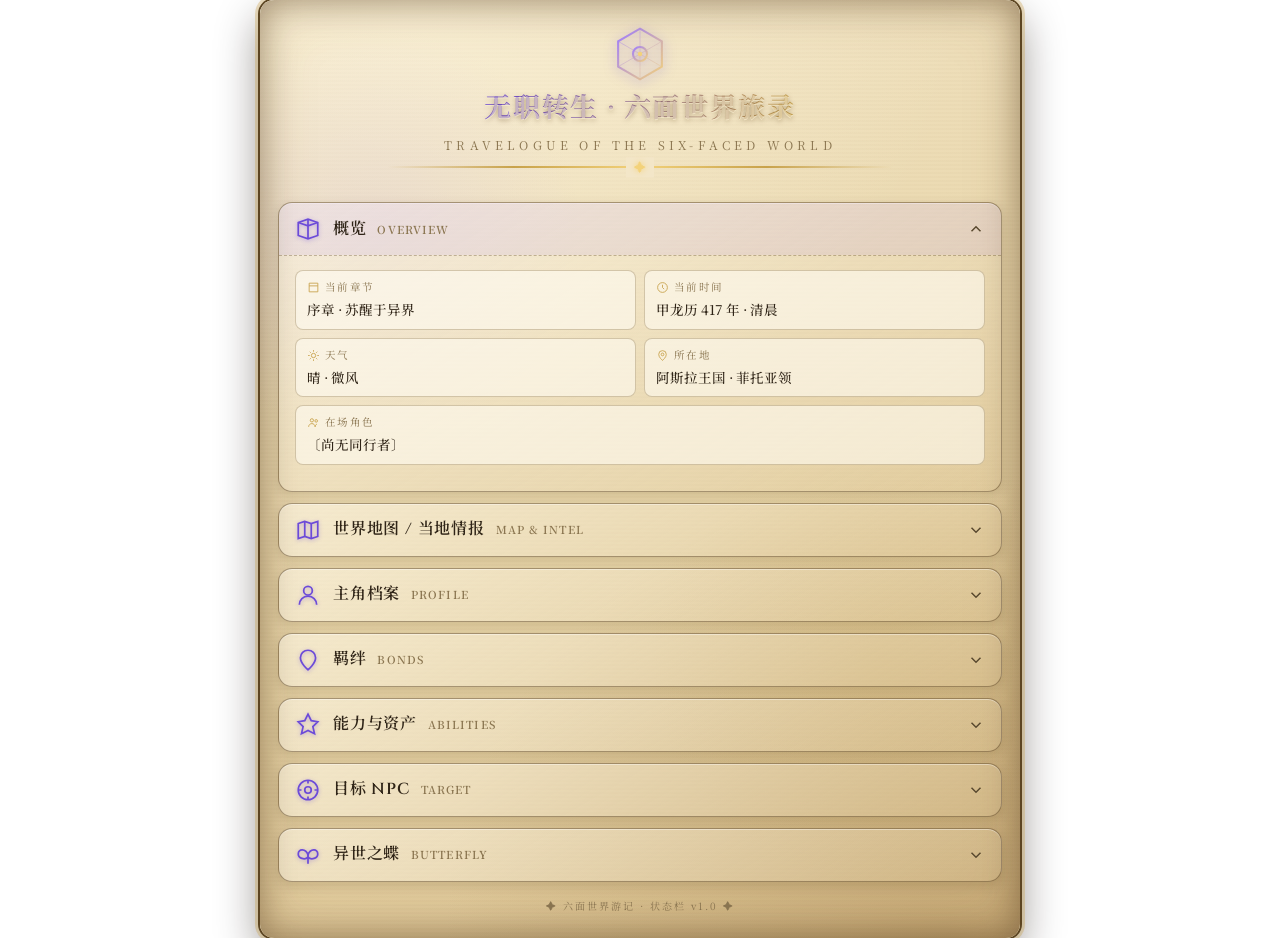
<file: status/index.html>
<!DOCTYPE html>
<html lang="zh-CN">
<head>
<meta charset="UTF-8">
<meta name="viewport" content="width=device-width, initial-scale=1.0">
<title>无职转生：六面世界旅录</title>
<style>
@import url('https://fonts.googleapis.com/css2?family=Cinzel:wght@400;600;700&family=Cinzel+Decorative:wght@700&family=Noto+Serif+SC:wght@300;400;500;700;900&display=swap');
:root{
  --parch-1:#f3e6c8;--parch-2:#e8d5a8;--parch-3:#d9c090;--parch-shadow:#b89a5e;
  --ink:#2f2417;--ink-soft:#5a4a30;--ink-faint:#8a7550;
  --arcane:#6c4bd8;--arcane-glow:#9d7bff;--gold:#c8a24b;--gold-bright:#f3d27a;
  --crimson:#a8302f;--azure:#2f6fa8;--emerald:#3a8f6a;
  --hp:#c0392b;--hp-glow:#ff6b5b;--mp:#2f6fd0;--mp-glow:#6fa8ff;
  --panel-radius:14px;--card-radius:10px;--edge:#5c4522;
  --font-title:"Cinzel","Noto Serif SC",serif;
  --font-serif:"Noto Serif SC",serif;--font-body:"Noto Serif SC",serif;
  --font-num:"Cinzel Decorative","Cinzel",serif;
}
*{margin:0;padding:0;box-sizing:border-box;-webkit-tap-highlight-color:transparent;}
.mt-statusbar{
  font-family:var(--font-body);color:var(--ink);max-width:760px;margin:0 auto;
  position:relative;line-height:1.6;
  background:
    radial-gradient(120% 80% at 20% 0%,rgba(255,248,225,.55),transparent 60%),
    radial-gradient(120% 90% at 90% 100%,rgba(150,110,50,.28),transparent 55%),
    repeating-linear-gradient(0deg,rgba(120,90,40,.025) 0 2px,transparent 2px 4px),
    linear-gradient(160deg,var(--parch-1),var(--parch-2) 55%,var(--parch-3));
  border-radius:var(--panel-radius);
  box-shadow:0 0 0 2px var(--edge),0 0 0 5px rgba(200,162,75,.35),0 18px 44px rgba(20,12,0,.45),inset 0 0 60px rgba(120,80,30,.18);
  padding:20px 18px 24px;overflow:hidden;isolation:isolate;
}
.mt-statusbar::before{content:"";position:absolute;inset:0;pointer-events:none;z-index:0;
  background:radial-gradient(circle at 15% 25%,rgba(157,123,255,.10),transparent 22%),radial-gradient(circle at 82% 70%,rgba(200,162,75,.12),transparent 26%);
  animation:auraDrift 14s ease-in-out infinite alternate;}
@keyframes auraDrift{from{transform:translate3d(0,0,0) scale(1);}to{transform:translate3d(-8px,6px,0) scale(1.04);}}
.mt-statusbar>*{position:relative;z-index:1;}
.mt-statusbar::after{content:"";position:absolute;inset:0;border-radius:var(--panel-radius);pointer-events:none;box-shadow:inset 0 0 34px rgba(60,35,5,.4);mix-blend-mode:multiply;z-index:2;}
.mt-header{text-align:center;padding:6px 0 16px;position:relative;}
.mt-emblem{width:56px;height:56px;margin:0 auto 6px;display:flex;align-items:center;justify-content:center;filter:drop-shadow(0 2px 6px rgba(108,75,216,.5));animation:emblemPulse 5s ease-in-out infinite;}
@keyframes emblemPulse{0%,100%{transform:scale(1);}50%{transform:scale(1.06);}}
.mt-title{font-family:var(--font-title);font-weight:700;font-size:clamp(19px,3.6vw,27px);letter-spacing:.06em;color:var(--ink);text-shadow:0 1px 0 rgba(255,245,215,.6),0 2px 5px rgba(80,50,10,.35);display:inline-block;}
.mt-title-glow{background:linear-gradient(90deg,var(--arcane),var(--gold),var(--arcane));background-size:200% auto;-webkit-background-clip:text;background-clip:text;-webkit-text-fill-color:transparent;animation:shineText 6s linear infinite;}
@keyframes shineText{to{background-position:200% center;}}
.mt-subtitle{font-family:var(--font-serif);font-size:12px;color:var(--ink-faint);letter-spacing:.35em;margin-top:4px;}
.mt-divider{height:2px;width:70%;margin:12px auto 4px;background:linear-gradient(90deg,transparent,var(--gold),var(--gold-bright),var(--gold),transparent);position:relative;}
.mt-divider::after{content:"✦";position:absolute;left:50%;top:50%;transform:translate(-50%,-50%);color:var(--gold-bright);font-size:12px;background:var(--parch-1);padding:0 8px;text-shadow:0 0 6px var(--gold-bright);}
.mt-sections{display:flex;flex-direction:column;gap:11px;margin-top:14px;}
.mt-section{position:relative;border:1.5px solid rgba(92,69,34,.5);border-radius:var(--panel-radius);background:linear-gradient(150deg,rgba(255,250,235,.55),rgba(220,196,150,.35));box-shadow:inset 0 1px 0 rgba(255,255,255,.4),0 4px 12px rgba(60,40,10,.15);overflow:hidden;transition:box-shadow .4s;}
.mt-section:hover{box-shadow:inset 0 1px 0 rgba(255,255,255,.5),0 6px 18px rgba(108,75,216,.22);}
.mt-sec-head{display:flex;align-items:center;gap:12px;padding:13px 16px;cursor:pointer;user-select:none;position:relative;transition:background .3s;}
.mt-sec-head:hover{background:rgba(157,123,255,.08);}
.mt-sec-icon{width:26px;height:26px;flex:0 0 26px;color:var(--arcane);filter:drop-shadow(0 1px 2px rgba(108,75,216,.4));transition:transform .4s,color .3s;}
.mt-sec-head:hover .mt-sec-icon{transform:rotate(-8deg) scale(1.12);color:var(--arcane-glow);}
.mt-sec-title{font-family:var(--font-title);font-weight:600;font-size:16px;letter-spacing:.05em;flex:1;color:var(--ink);}
.mt-sec-sub{font-size:11px;color:var(--ink-faint);font-family:var(--font-serif);margin-left:6px;letter-spacing:.1em;}
.mt-chevron{width:18px;height:18px;color:var(--ink-soft);transition:transform .45s cubic-bezier(.65,0,.35,1);}
.mt-section.open .mt-chevron{transform:rotate(180deg);}
.mt-section.open .mt-sec-head{background:rgba(157,123,255,.1);}
.mt-sec-body{max-height:0;overflow:hidden;transition:max-height .55s cubic-bezier(.4,0,.2,1),opacity .4s;opacity:0;}
.mt-section.open .mt-sec-body{max-height:6000px;opacity:1;}
.mt-sec-inner{padding:6px 16px 18px;border-top:1px dashed rgba(92,69,34,.35);}
.mt-row{display:flex;flex-wrap:wrap;gap:8px;margin:8px 0;}
.mt-field{flex:1 1 120px;min-width:110px;background:rgba(255,252,242,.6);border:1px solid rgba(120,90,40,.3);border-radius:8px;padding:8px 11px;position:relative;overflow:hidden;transition:transform .3s,box-shadow .3s;}
.mt-field:hover{transform:translateY(-2px);box-shadow:0 4px 12px rgba(108,75,216,.18);}
.mt-flabel{font-size:10.5px;color:var(--ink-faint);letter-spacing:.12em;display:flex;align-items:center;gap:5px;margin-bottom:3px;}
.mt-flabel svg{width:13px;height:13px;color:var(--gold);}
.mt-fval{font-size:13.5px;color:var(--ink);font-weight:500;}
.mt-block-title{font-family:var(--font-title);font-size:13px;font-weight:600;letter-spacing:.08em;color:var(--ink-soft);display:flex;align-items:center;gap:7px;margin:16px 0 8px;}
.mt-block-title::before{content:"";width:3px;height:15px;border-radius:2px;background:linear-gradient(var(--arcane),var(--gold));}
.mt-block-title svg{width:15px;height:15px;color:var(--arcane);}
.mt-text-box{background:rgba(255,252,242,.55);border:1px solid rgba(120,90,40,.28);border-left:3px solid var(--gold);border-radius:8px;padding:11px 13px;font-size:13px;color:var(--ink);line-height:1.75;font-family:var(--font-serif);}
.mt-tag{display:inline-flex;align-items:center;gap:5px;padding:4px 11px;border-radius:20px;font-size:12px;font-weight:500;border:1px solid;letter-spacing:.03em;white-space:nowrap;transition:transform .25s,box-shadow .25s;}
.mt-tag:hover{transform:translateY(-1px);box-shadow:0 3px 9px rgba(0,0,0,.12);}
.mt-tag svg{width:12px;height:12px;}
.mt-tag.t-cond{background:rgba(58,143,106,.14);border-color:var(--emerald);color:#2c6e50;}
.mt-tag.t-title{background:rgba(200,162,75,.16);border-color:var(--gold);color:#8a6a20;}
.mt-tag.t-id{background:rgba(108,75,216,.14);border-color:var(--arcane);color:#4a34a0;}
.mt-bar-wrap{margin:10px 0;}
.mt-bar-head{display:flex;justify-content:space-between;align-items:flex-end;margin-bottom:3px;}
.mt-bar-label{font-size:12px;font-weight:600;letter-spacing:.1em;display:flex;align-items:center;gap:5px;}
.mt-bar-label svg{width:14px;height:14px;}
.mt-bar-num{font-family:var(--font-num);font-size:13px;font-weight:700;}
.mt-bar-track{height:15px;border-radius:9px;overflow:hidden;position:relative;background:rgba(60,40,15,.28);border:1px solid rgba(60,40,15,.4);box-shadow:inset 0 2px 5px rgba(0,0,0,.35);}
.mt-bar-fill{height:100%;border-radius:9px 0 0 9px;position:relative;transition:width 1s cubic-bezier(.4,0,.2,1);background-size:200% 100%;animation:barFlow 3s linear infinite;}
@keyframes barFlow{to{background-position:-200% 0;}}
.mt-bar-fill::after{content:"";position:absolute;inset:0;background:linear-gradient(90deg,transparent,rgba(255,255,255,.5),transparent);animation:barShine 2.6s ease-in-out infinite;}
@keyframes barShine{0%{transform:translateX(-100%);}60%,100%{transform:translateX(300%);}}
.hp .mt-bar-label,.hp .mt-bar-num{color:var(--hp);}
.hp .mt-bar-fill{background:linear-gradient(90deg,var(--hp),var(--hp-glow),var(--hp));box-shadow:0 0 10px var(--hp-glow);}
.mp .mt-bar-label,.mp .mt-bar-num{color:var(--mp);}
.mp .mt-bar-fill{background:linear-gradient(90deg,var(--mp),var(--mp-glow),var(--mp));box-shadow:0 0 10px var(--mp-glow);}
.mt-pro-name{text-align:center;font-family:var(--font-title);font-weight:700;font-size:26px;letter-spacing:.06em;color:var(--ink);text-shadow:0 1px 0 rgba(255,245,215,.7),0 0 14px rgba(157,123,255,.25);margin-top:6px;}
.mt-pro-basic{text-align:center;font-size:12px;color:var(--ink-faint);letter-spacing:.14em;margin:4px 0 10px;font-family:var(--font-serif);}
.mt-pro-basic span{margin:0 8px;position:relative;}
.mt-pro-basic span:not(:last-child)::after{content:"·";position:absolute;right:-11px;color:var(--gold);}
.mt-pro-tags{display:flex;justify-content:center;flex-wrap:wrap;gap:8px;margin-bottom:12px;}
.mt-pro-tags .mt-tag{font-size:13px;padding:5px 13px;}
.mt-combat{position:relative;}
.mt-power-tag{position:absolute;top:-2px;right:0;padding:4px 12px;border-radius:18px;font-size:12px;font-weight:700;font-family:var(--font-title);letter-spacing:.05em;background:linear-gradient(135deg,#3b2a6b,#6c4bd8);color:#f3d27a;border:1px solid var(--gold);box-shadow:0 0 12px rgba(108,75,216,.5),inset 0 0 6px rgba(255,210,122,.3);animation:powerPulse 3s ease-in-out infinite;}
@keyframes powerPulse{0%,100%{box-shadow:0 0 12px rgba(108,75,216,.5),inset 0 0 6px rgba(255,210,122,.3);}50%{box-shadow:0 0 20px rgba(157,123,255,.8),inset 0 0 10px rgba(255,210,122,.5);}}
.mt-cards-grid{display:grid;grid-template-columns:1fr;gap:11px;}
@media(min-width:560px){.mt-cards-grid{grid-template-columns:1fr 1fr;}}
.mt-bond-card{position:relative;overflow:hidden;background:linear-gradient(155deg,rgba(255,252,242,.75),rgba(226,204,158,.5));border:1px solid rgba(120,90,40,.4);border-radius:var(--card-radius);padding:14px 14px 13px;transition:transform .35s,box-shadow .35s;}
.mt-bond-card:hover{transform:translateY(-3px) scale(1.01);box-shadow:0 10px 24px rgba(108,75,216,.25);}
.mt-bond-card.core{border-color:var(--gold);box-shadow:0 0 0 1px rgba(200,162,75,.4),inset 0 0 20px rgba(200,162,75,.1);}
.mt-bond-name{font-family:var(--font-serif);font-weight:700;font-size:16px;color:var(--ink);display:flex;align-items:center;gap:6px;margin-bottom:2px;}
.mt-bond-name svg{width:15px;height:15px;color:var(--crimson);}
.mt-bond-rel{font-size:12px;color:var(--arcane);font-weight:600;letter-spacing:.05em;margin-bottom:6px;}
.mt-bond-status{font-size:12.5px;color:var(--ink-soft);font-family:var(--font-serif);line-height:1.6;}
.mt-fate{position:absolute;top:9px;right:10px;text-align:right;}
.mt-fate-txt{font-family:var(--font-title);font-weight:700;font-size:11px;letter-spacing:.08em;background:linear-gradient(90deg,#ff5f6d,#ffc371,#6be585,#4facfe,#c471ed,#ff5f6d);background-size:300% auto;-webkit-background-clip:text;background-clip:text;-webkit-text-fill-color:transparent;animation:shineText 4s linear infinite;filter:drop-shadow(0 0 3px rgba(255,255,255,.5));}
.mt-bond-lv{font-family:var(--font-num);font-size:11px;color:var(--gold);font-weight:700;margin-top:2px;text-shadow:0 0 4px rgba(200,162,75,.5);}
.mt-bond-lvbar{height:4px;border-radius:3px;background:rgba(60,40,15,.25);margin-top:5px;overflow:hidden;}
.mt-bond-lvbar i{display:block;height:100%;border-radius:3px;background:linear-gradient(90deg,var(--crimson),var(--gold-bright));box-shadow:0 0 6px rgba(200,162,75,.6);transition:width 1s;}
.mt-chip-grid{display:flex;flex-wrap:wrap;gap:8px;margin-top:4px;}
.mt-chip{padding:8px 13px;border-radius:9px;font-size:12.5px;cursor:pointer;border:1px solid rgba(120,90,40,.4);background:rgba(255,252,242,.6);position:relative;overflow:hidden;transition:transform .28s,box-shadow .28s,border-color .28s;display:flex;align-items:center;gap:6px;font-weight:500;}
.mt-chip .mt-chip-ico{width:14px;height:14px;flex:0 0 14px;display:inline-flex;}
.mt-chip .mt-chip-ico svg{width:100%;height:100%;stroke-width:1.8;}
.mt-chip:hover{transform:translateY(-2px);box-shadow:0 6px 14px rgba(0,0,0,.15);}
.mt-chip:active{transform:scale(.96);}
.r-common{border-color:#9c8a6a;color:#6a5c40;}
.r-rare{border-color:#3f7fbf;color:#2c5f8f;}
.r-epic{border-color:#9d5bd8;color:#6a3aa0;}
.r-legendary{border-color:var(--gold);color:#8a6a20;background:linear-gradient(120deg,rgba(243,210,122,.25),rgba(255,252,242,.6));}
.r-beyond{border:none;color:#fff;font-weight:700;background:linear-gradient(120deg,#ff5f6d,#c471ed,#4facfe);background-size:200% auto;animation:shineText 4s linear infinite;box-shadow:0 0 12px rgba(196,113,237,.5);}
.s-beginner{border-color:#9c8a6a;color:#6a5c40;}
.s-intermediate{border-color:#3a8f6a;color:#2c6e50;}
.s-advanced{border-color:#3f7fbf;color:#2c5f8f;}
.s-saint{border-color:#9d5bd8;color:#6a3aa0;}
.s-king{border-color:var(--gold);color:#8a6a20;background:linear-gradient(120deg,rgba(243,210,122,.2),rgba(255,252,242,.6));}
.s-emperor{border-color:#c0392b;color:#a8302f;background:linear-gradient(120deg,rgba(192,57,43,.12),rgba(255,252,242,.6));}
.s-god{border:none;color:#fff;background:linear-gradient(120deg,#6c4bd8,#f3d27a);background-size:200% auto;animation:shineText 5s linear infinite;box-shadow:0 0 10px rgba(108,75,216,.5);}
.s-beyond{border:none;color:#fff;font-weight:700;background:linear-gradient(120deg,#ff5f6d,#c471ed,#4facfe);background-size:200% auto;animation:shineText 4s linear infinite;box-shadow:0 0 14px rgba(196,113,237,.5);}
.mt-funds-chip{border-color:var(--gold);background:linear-gradient(120deg,rgba(243,210,122,.3),rgba(255,244,214,.7));color:#8a6a20;font-weight:700;}
.mt-track-wrap{padding:20px 4px 8px;}
.mt-track{position:relative;height:8px;border-radius:6px;margin:34px 8px 8px;background:linear-gradient(90deg,var(--gold-bright) 0%,var(--gold) 30%,#7a6a4a 48%,#3a5578 52%,var(--azure) 70%,#183a66 100%);box-shadow:inset 0 1px 3px rgba(0,0,0,.4),0 0 14px rgba(108,75,216,.3);}
.mt-track-lbl{position:absolute;top:-26px;font-size:11px;font-weight:600;letter-spacing:.08em;}
.mt-track-lbl.left{left:0;color:var(--gold);text-shadow:0 0 6px rgba(243,210,122,.6);}
.mt-track-lbl.right{right:0;color:var(--azure);text-shadow:0 0 6px rgba(111,168,255,.6);}
.mt-track-mid{position:absolute;left:50%;top:-26px;transform:translateX(-50%);font-size:11px;color:var(--ink-soft);font-weight:600;letter-spacing:.1em;}
.mt-track-god{position:absolute;top:50%;width:36px;height:36px;transform:translate(-50%,-50%);display:flex;align-items:center;justify-content:center;border-radius:50%;background:rgba(255,250,235,.8);box-shadow:0 0 0 2px rgba(120,90,40,.4);}
.mt-track-god.left{left:0;color:var(--gold);}
.mt-track-god.right{right:0;left:auto;transform:translate(50%,-50%);color:var(--azure);}
.mt-track-god svg{width:20px;height:20px;}
.mt-freewill{position:absolute;top:50%;width:22px;height:22px;transform:translate(-50%,-50%);border-radius:50%;background:conic-gradient(from 0deg,#ff5f6d,#ffc371,#6be585,#4facfe,#c471ed,#ff5f6d);box-shadow:0 0 14px rgba(196,113,237,.8),inset 0 0 6px rgba(255,255,255,.6);border:2px solid rgba(255,255,255,.7);transition:left 1.1s cubic-bezier(.5,0,.3,1);animation:willSpin 8s linear infinite;z-index:3;}
@keyframes willSpin{to{transform:translate(-50%,-50%) rotate(360deg);}}
.mt-freewill::after{content:"";position:absolute;inset:-6px;border-radius:50%;background:radial-gradient(circle,rgba(196,113,237,.35),transparent 70%);animation:willPulse 2.4s ease-in-out infinite;}
@keyframes willPulse{0%,100%{opacity:.6;transform:scale(1);}50%{opacity:1;transform:scale(1.35);}}
.mt-gauge{margin:12px 0;}
.mt-gauge-head{display:flex;justify-content:space-between;font-size:12px;font-weight:600;margin-bottom:4px;}
.mt-gauge-head .g-name{display:flex;align-items:center;gap:5px;}
.mt-gauge-head svg{width:13px;height:13px;}
.mt-gauge-track{height:9px;border-radius:6px;background:rgba(60,40,15,.25);overflow:hidden;box-shadow:inset 0 1px 3px rgba(0,0,0,.35);}
.mt-gauge-fill{height:100%;border-radius:6px;transition:width 1s;}
.g-mangod .g-name{color:var(--gold);}
.g-mangod .mt-gauge-fill{background:linear-gradient(90deg,var(--gold),var(--gold-bright));box-shadow:0 0 8px rgba(243,210,122,.6);}
.g-dragon .g-name{color:var(--azure);}
.g-dragon .mt-gauge-fill{background:linear-gradient(90deg,var(--azure),var(--mp-glow));box-shadow:0 0 8px rgba(111,168,255,.6);}
.mt-gauge-num{font-family:var(--font-num);font-size:12px;font-weight:700;}
.mt-balance{margin-top:12px;padding:12px 14px;border-radius:10px;background:linear-gradient(120deg,rgba(108,75,216,.1),rgba(200,162,75,.1));border:1px solid rgba(108,75,216,.3);text-align:center;}
.mt-balance-label{font-size:11px;letter-spacing:.15em;color:var(--ink-faint);}
.mt-balance-val{font-family:var(--font-title);font-size:17px;font-weight:700;background:linear-gradient(90deg,var(--arcane),var(--gold));-webkit-background-clip:text;background-clip:text;-webkit-text-fill-color:transparent;margin:3px 0;}
.mt-balance-desc{font-size:11.5px;color:var(--ink-soft);font-family:var(--font-serif);}
.mt-ripples{margin-top:12px;}
.mt-ripple-item{display:flex;gap:10px;padding:9px 12px;margin-bottom:7px;background:rgba(255,252,242,.55);border-radius:8px;border-left:3px solid var(--arcane);font-size:12.5px;font-family:var(--font-serif);color:var(--ink-soft);transition:transform .3s,box-shadow .3s;}
.mt-ripple-item:hover{transform:translateX(4px);box-shadow:0 4px 12px rgba(108,75,216,.2);}
.mt-ripple-dot{flex:0 0 auto;width:10px;height:10px;border-radius:50%;margin-top:5px;background:radial-gradient(circle,#c471ed,#4facfe);box-shadow:0 0 8px rgba(196,113,237,.7);}
.mt-map{height:150px;border-radius:10px;position:relative;overflow:hidden;border:1px solid rgba(120,90,40,.4);background:radial-gradient(circle at 30% 40%,rgba(58,143,106,.4),transparent 30%),radial-gradient(circle at 70% 65%,rgba(47,111,168,.35),transparent 35%),repeating-linear-gradient(45deg,rgba(120,90,40,.06) 0 6px,transparent 6px 12px),linear-gradient(160deg,#e8d5a8,#d0b380);box-shadow:inset 0 0 40px rgba(80,50,10,.35);display:flex;align-items:center;justify-content:center;cursor:pointer;transition:box-shadow .4s;}
.mt-map:hover{box-shadow:inset 0 0 40px rgba(108,75,216,.35),0 0 20px rgba(108,75,216,.2);}
.mt-map-pin{position:absolute;width:16px;height:16px;color:var(--crimson);filter:drop-shadow(0 2px 3px rgba(0,0,0,.4));animation:pinBob 2.4s ease-in-out infinite;}
@keyframes pinBob{0%,100%{transform:translateY(0);}50%{transform:translateY(-5px);}}
.mt-map-hint{position:absolute;bottom:8px;right:10px;font-size:10px;color:rgba(47,36,23,.6);letter-spacing:.1em;display:flex;align-items:center;gap:4px;}
.mt-map-hint svg{width:12px;height:12px;}
.mt-modal-overlay{position:absolute;inset:0;z-index:30;background:rgba(20,12,0,.45);backdrop-filter:blur(3px);display:flex;align-items:center;justify-content:center;padding:16px;opacity:0;pointer-events:none;transition:opacity .35s;}
.mt-modal-overlay.show{opacity:1;pointer-events:auto;}
.mt-modal{max-width:400px;width:100%;background:linear-gradient(160deg,var(--parch-1),var(--parch-3));border-radius:14px;padding:22px 22px 20px;position:relative;box-shadow:0 0 0 2px var(--edge),0 0 0 5px rgba(200,162,75,.4),0 24px 60px rgba(0,0,0,.6);transform:scale(.85) translateY(20px);transition:transform .4s cubic-bezier(.34,1.56,.64,1);border:1px solid rgba(120,90,40,.5);}
.mt-modal-overlay.show .mt-modal{transform:scale(1) translateY(0);}
.mt-modal-close{position:absolute;top:12px;right:12px;width:28px;height:28px;border:none;background:rgba(120,90,40,.15);border-radius:50%;cursor:pointer;display:flex;align-items:center;justify-content:center;color:var(--ink-soft);transition:transform .3s,background .3s;}
.mt-modal-close:hover{transform:rotate(90deg);background:rgba(192,57,43,.2);color:var(--crimson);}
.mt-modal-close svg{width:16px;height:16px;}
.mt-modal-icon{width:44px;height:44px;margin:0 auto 8px;color:var(--arcane);display:flex;align-items:center;justify-content:center;filter:drop-shadow(0 0 8px rgba(157,123,255,.5));animation:emblemPulse 4s infinite;}
.mt-modal-icon svg{width:100%;height:100%;}
.mt-modal-title{text-align:center;font-family:var(--font-title);font-weight:700;font-size:19px;letter-spacing:.05em;margin-bottom:2px;color:var(--ink);}
.mt-modal-grade{text-align:center;font-size:12px;margin-bottom:12px;font-weight:600;letter-spacing:.1em;}
.mt-modal-body{font-family:var(--font-serif);font-size:13.5px;line-height:1.8;color:var(--ink-soft);max-height:min(50vh,320px);overflow-y:auto;}
.mt-modal-body .kv{display:flex;justify-content:space-between;padding:6px 0;border-bottom:1px dashed rgba(120,90,40,.3);}
.mt-modal-body .kv b{color:var(--ink);font-weight:600;}
.mt-modal-body::-webkit-scrollbar{width:6px;}
.mt-modal-body::-webkit-scrollbar-thumb{background:rgba(120,90,40,.4);border-radius:3px;}
.mt-toast-zone{position:fixed;top:18px;left:50%;transform:translateX(-50%);z-index:10000;display:flex;flex-direction:column;gap:8px;align-items:center;pointer-events:none;}
.mt-toast{display:flex;align-items:center;gap:9px;padding:11px 18px;border-radius:12px;background:linear-gradient(150deg,rgba(47,36,23,.94),rgba(74,52,20,.94));color:var(--parch-1);font-size:13px;font-family:var(--font-serif);box-shadow:0 0 0 1px rgba(200,162,75,.5),0 10px 30px rgba(0,0,0,.5);border:1px solid rgba(200,162,75,.4);transform:translateY(-24px);opacity:0;transition:transform .4s cubic-bezier(.34,1.56,.64,1),opacity .4s;max-width:90vw;}
.mt-toast.show{transform:translateY(0);opacity:1;}
.mt-toast svg{width:18px;height:18px;color:var(--gold-bright);flex:0 0 18px;}
.mt-toast.warn svg{color:var(--hp-glow);}
.mt-sub{border:1px solid rgba(120,90,40,.28);border-radius:9px;margin:7px 0;overflow:hidden;background:rgba(255,252,242,.45);}
.mt-sub-head{padding:9px 12px;cursor:pointer;display:flex;align-items:center;gap:8px;font-size:12.5px;font-weight:600;color:var(--ink-soft);}
.mt-sub-head svg{width:14px;height:14px;color:var(--crimson);}
.mt-sub-head .mt-chevron{margin-left:auto;width:15px;height:15px;}
.mt-sub-body{max-height:0;overflow:hidden;transition:max-height .45s;}
.mt-sub.open .mt-sub-body{max-height:600px;}
.mt-sub-inner{padding:2px 12px 11px;font-size:12.5px;font-family:var(--font-serif);color:var(--ink-soft);line-height:1.7;}
.mt-footer{text-align:center;font-size:10px;color:var(--ink-faint);letter-spacing:.2em;margin-top:16px;font-family:var(--font-serif);}
</style>
</head>
<body>
<!-- ============================================================
     六面世界旅录 · 状态栏（玩家自定义卡）
     * 主角非固定为卢迪乌斯。以下所有 {{...}} 值均为示例占位，
       实际由玩家创建的角色数据 / LLM 宏覆盖。
     * 每个动态值都有唯一 ID，便于绑定。
     ============================================================ -->
<div class="mt-statusbar" id="mt-root">
  <header class="mt-header">
    <div class="mt-emblem" id="mt-emblem">
      <svg viewBox="0 0 64 64" fill="none"><defs><linearGradient id="gEmb" x1="0" y1="0" x2="1" y2="1"><stop offset="0" stop-color="#9d7bff"/><stop offset="1" stop-color="#f3d27a"/></linearGradient></defs><path d="M32 3l25 14.5v29L32 61 7 46.5v-29L32 3z" stroke="url(#gEmb)" stroke-width="2.4"/><path d="M32 3v58M7 17.5l50 29M57 17.5l-50 29" stroke="url(#gEmb)" stroke-width="1" opacity=".55"/><circle cx="32" cy="32" r="8" stroke="url(#gEmb)" stroke-width="2.4"/><circle cx="32" cy="32" r="2.6" fill="#f3d27a"/></svg>
    </div>
    <h1 class="mt-title"><span class="mt-title-glow">无职转生 · 六面世界旅录</span></h1>
    <div class="mt-subtitle">TRAVELOGUE OF THE SIX-FACED WORLD</div>
    <div class="mt-divider"></div>
  </header>
  <div class="mt-sections">

    <!-- 1. 概览 -->
    <section class="mt-section open" data-sec="overview">
      <div class="mt-sec-head" role="button" tabindex="0"><svg class="mt-sec-icon" viewBox="0 0 24 24" fill="none" stroke="currentColor" stroke-width="1.6"><path d="M3 6l9-3 9 3v12l-9 3-9-3V6z"/><path d="M12 3v18M3 6l9 3 9-3"/></svg><span class="mt-sec-title">概览 <span class="mt-sec-sub">OVERVIEW</span></span><svg class="mt-chevron" viewBox="0 0 24 24" fill="none" stroke="currentColor" stroke-width="2"><path d="M6 9l6 6 6-6"/></svg></div>
      <div class="mt-sec-body"><div class="mt-sec-inner">
        <div class="mt-row">
          <div class="mt-field"><div class="mt-flabel"><svg viewBox="0 0 24 24" fill="none" stroke="currentColor" stroke-width="1.6"><path d="M4 4h16v16H4z"/><path d="M4 9h16"/></svg>当前章节</div><div class="mt-fval" id="v-chapter">序章 · 苏醒于异界</div></div>
          <div class="mt-field"><div class="mt-flabel"><svg viewBox="0 0 24 24" fill="none" stroke="currentColor" stroke-width="1.6"><circle cx="12" cy="12" r="9"/><path d="M12 7v5l3 3"/></svg>当前时间</div><div class="mt-fval" id="v-time">甲龙历 417 年 · 清晨</div></div>
        </div>
        <div class="mt-row">
          <div class="mt-field"><div class="mt-flabel"><svg viewBox="0 0 24 24" fill="none" stroke="currentColor" stroke-width="1.6"><circle cx="12" cy="12" r="4"/><path d="M12 2v3M12 19v3M2 12h3M19 12h3M5 5l2 2M17 17l2 2M19 5l-2 2M7 17l-2 2"/></svg>天气</div><div class="mt-fval" id="v-weather">晴 · 微风</div></div>
          <div class="mt-field"><div class="mt-flabel"><svg viewBox="0 0 24 24" fill="none" stroke="currentColor" stroke-width="1.6"><path d="M12 21s-7-5.5-7-11a7 7 0 0114 0c0 5.5-7 11-7 11z"/><circle cx="12" cy="10" r="2.5"/></svg>所在地</div><div class="mt-fval" id="v-location">阿斯拉王国 · 菲托亚领</div></div>
        </div>
        <div class="mt-row"><div class="mt-field" style="flex:1 1 100%"><div class="mt-flabel"><svg viewBox="0 0 24 24" fill="none" stroke="currentColor" stroke-width="1.6"><circle cx="9" cy="8" r="3"/><circle cx="17" cy="9" r="2.4"/><path d="M3 20c0-3.3 2.7-6 6-6s6 2.7 6 6M15 20c0-2.4 1.4-4.4 3.4-5.2"/></svg>在场角色</div><div class="mt-fval" id="v-present">〔尚无同行者〕</div></div></div>
      </div></div>
    </section>

    <!-- 2. 世界地图 / 当地情报 -->
    <section class="mt-section" data-sec="map">
      <div class="mt-sec-head" role="button" tabindex="0"><svg class="mt-sec-icon" viewBox="0 0 24 24" fill="none" stroke="currentColor" stroke-width="1.6"><path d="M9 4L3 6v14l6-2 6 2 6-2V4l-6 2-6-2z"/><path d="M9 4v14M15 6v14"/></svg><span class="mt-sec-title">世界地图 / 当地情报 <span class="mt-sec-sub">MAP & INTEL</span></span><svg class="mt-chevron" viewBox="0 0 24 24" fill="none" stroke="currentColor" stroke-width="2"><path d="M6 9l6 6 6-6"/></svg></div>
      <div class="mt-sec-body"><div class="mt-sec-inner">
        <div class="mt-block-title"><svg viewBox="0 0 24 24" fill="none" stroke="currentColor" stroke-width="1.6"><path d="M9 4L3 6v14l6-2 6 2 6-2V4l-6 2-6-2z"/></svg>地图图像</div>
        <div class="mt-map" id="mt-map" role="button" tabindex="0" style="background-image:linear-gradient(rgba(40,25,8,.18),rgba(40,25,8,.08)),url('https://raw.githubusercontent.com/shiningfate/wzzsjpg/main/dc94a7ca6ec9d90d26e9f09d86ee7d5c97196803_raw.jpg');background-size:cover;background-position:center;"><svg class="mt-map-pin" style="left:32%;top:40%" viewBox="0 0 24 24" fill="currentColor"><path d="M12 2a7 7 0 00-7 7c0 5 7 13 7 13s7-8 7-13a7 7 0 00-7-7z"/><circle cx="12" cy="9" r="2.5" fill="#fff"/></svg><div class="mt-map-hint"><svg viewBox="0 0 24 24" fill="none" stroke="currentColor" stroke-width="1.6"><path d="M15 3h6v6M14 10l7-7M9 21H3v-6M10 14l-7 7"/></svg>点击查看大地图</div></div>
        <div class="mt-block-title"><svg viewBox="0 0 24 24" fill="none" stroke="currentColor" stroke-width="1.6"><path d="M4 5h16v14H4z"/><path d="M8 9h8M8 13h6"/></svg>当地传闻 / 情报</div>
        <div class="mt-text-box" id="v-rumors">· 领地内近日太平，商旅往来频繁。<br>· 森林深处偶有魔物出没，猎人们已加倍警惕。<br>· 据说有身怀异术的旅人正途经此地。</div>
      </div></div>
    </section>

    <!-- 3. 主角档案 -->
    <section class="mt-section" data-sec="protagonist">
      <div class="mt-sec-head" role="button" tabindex="0"><svg class="mt-sec-icon" viewBox="0 0 24 24" fill="none" stroke="currentColor" stroke-width="1.6"><circle cx="12" cy="8" r="4"/><path d="M4 21c0-4.4 3.6-8 8-8s8 3.6 8 8"/></svg><span class="mt-sec-title">主角档案 <span class="mt-sec-sub">PROFILE</span></span><svg class="mt-chevron" viewBox="0 0 24 24" fill="none" stroke="currentColor" stroke-width="2"><path d="M6 9l6 6 6-6"/></svg></div>
      <div class="mt-sec-body"><div class="mt-sec-inner">
        <div class="mt-pro-name" id="v-pro-name">〔玩家角色名〕</div>
        <div class="mt-pro-basic"><span id="v-pro-race">人族</span><span id="v-pro-gender">—</span><span id="v-pro-age">— 岁</span></div>
        <div class="mt-pro-tags">
          <span class="mt-tag t-cond"><svg viewBox="0 0 24 24" fill="none" stroke="currentColor" stroke-width="1.8"><path d="M12 21s-7-5.5-7-11a7 7 0 0114 0c0 5.5-7 11-7 11z"/></svg><span id="v-pro-cond">健康</span></span>
          <span class="mt-tag t-title"><svg viewBox="0 0 24 24" fill="none" stroke="currentColor" stroke-width="1.8"><path d="M5 16l-2-9 6 4 3-7 3 7 6-4-2 9H5z"/></svg><span id="v-pro-title">〔称号〕</span></span>
          <span class="mt-tag t-id"><svg viewBox="0 0 24 24" fill="none" stroke="currentColor" stroke-width="1.8"><path d="M4 20v-2a4 4 0 014-4h8a4 4 0 014 4v2"/><circle cx="12" cy="7" r="4"/></svg><span id="v-pro-id">〔身份〕</span></span>
        </div>
        <div class="mt-block-title"><svg viewBox="0 0 24 24" fill="none" stroke="currentColor" stroke-width="1.6"><circle cx="12" cy="12" r="9"/><path d="M12 8v4M12 16h.01"/></svg>外貌</div>
        <div class="mt-text-box" id="v-pro-appearance">〔在此描述玩家角色的外貌。转生至六面世界的新灵魂，容貌、气质由玩家自定。〕</div>
        <div class="mt-bar-wrap hp"><div class="mt-bar-head"><span class="mt-bar-label"><svg viewBox="0 0 24 24" fill="currentColor"><path d="M12 21s-7-5-7-10a4 4 0 017-2.6A4 4 0 0119 11c0 5-7 10-7 10z"/></svg>生命 HP</span><span class="mt-bar-num" id="v-hp-num">100 / 100</span></div><div class="mt-bar-track"><div class="mt-bar-fill" id="v-hp-fill" style="width:100%"></div></div></div>
        <div class="mt-bar-wrap mp"><div class="mt-bar-head"><span class="mt-bar-label"><svg viewBox="0 0 24 24" fill="none" stroke="currentColor" stroke-width="1.8"><path d="M12 3l2.5 6H21l-5 4 2 7-6-4-6 4 2-7-5-4h6.5L12 3z"/></svg>魔力 MP</span><span class="mt-bar-num" id="v-mp-num">500 / 500</span></div><div class="mt-bar-track"><div class="mt-bar-fill" id="v-mp-fill" style="width:100%"></div></div></div>
        <div class="mt-block-title"><svg viewBox="0 0 24 24" fill="none" stroke="currentColor" stroke-width="1.6"><path d="M12 2C9 7 6 9 6 13a6 6 0 0012 0c0-4-3-6-6-11z"/></svg>斗气运用</div>
        <div class="mt-row"><div class="mt-field"><div class="mt-flabel">阶位</div><div class="mt-fval" id="v-touki-rank">未修习</div></div><div class="mt-field"><div class="mt-flabel">当前状态</div><div class="mt-fval" id="v-touki-state">尚未觉醒斗气之力</div></div></div>
        <div class="mt-block-title"><svg viewBox="0 0 24 24" fill="none" stroke="currentColor" stroke-width="1.6"><path d="M14.5 4l5.5 5.5-9 9L5 13l9.5-9z"/><path d="M5 13l-2 6 6-2"/></svg>战斗评价</div>
        <div class="mt-combat"><span class="mt-power-tag" id="v-power">无战力</span><div class="mt-row" style="margin-top:6px"><div class="mt-field"><div class="mt-flabel">战斗风格</div><div class="mt-fval" id="v-combat-style">〔待定〕</div></div><div class="mt-field"><div class="mt-flabel">当前状态</div><div class="mt-fval" id="v-combat-state">〔待定〕</div></div></div></div>
        <div class="mt-block-title"><svg viewBox="0 0 24 24" fill="none" stroke="currentColor" stroke-width="1.6"><path d="M4 4h16v6H4zM4 14h16v6H4z"/></svg>当前目标</div>
        <div class="mt-text-box" id="v-status">〔记录主角当前短期目标，随剧情实时更新。〕</div>
      </div></div>
    </section>

    <!-- 4. 羁绊 -->
    <section class="mt-section" data-sec="bonds">
      <div class="mt-sec-head" role="button" tabindex="0"><svg class="mt-sec-icon" viewBox="0 0 24 24" fill="none" stroke="currentColor" stroke-width="1.6"><path d="M12 21s-7-5.5-7-11a7 7 0 0114 0c0 5.5-7 11-7 11z"/></svg><span class="mt-sec-title">羁绊 <span class="mt-sec-sub">BONDS</span></span><svg class="mt-chevron" viewBox="0 0 24 24" fill="none" stroke="currentColor" stroke-width="2"><path d="M6 9l6 6 6-6"/></svg></div>
      <div class="mt-sec-body"><div class="mt-sec-inner">
        <div class="mt-block-title"><svg viewBox="0 0 24 24" fill="none" stroke="currentColor" stroke-width="1.6"><path d="M12 2l3 6 6 1-4.5 4.5L18 20l-6-3-6 3 1.5-6.5L3 9l6-1 3-6z"/></svg>核心羁绊 <span class="mt-sec-sub">CORE · 命运固定</span></div>
        <div class="mt-cards-grid" id="grid-core-bonds">
          <article class="mt-bond-card core"><div class="mt-fate"><div class="mt-fate-txt">命运固定</div><div class="mt-bond-lv">Lv.0/10</div></div><div class="mt-bond-name"><svg viewBox="0 0 24 24" fill="currentColor"><path d="M12 21s-7-5-7-10a4 4 0 017-2.6A4 4 0 0119 11c0 5-7 10-7 10z"/></svg>洛琪希·米格路迪亚</div><div class="mt-bond-rel">尚未相遇</div><div class="mt-bond-status">命运预示的相逢仍在前方——蓝发的魔术恩师等待登场。</div><div class="mt-bond-lvbar"><i style="width:2%"></i></div></article>
          <article class="mt-bond-card core"><div class="mt-fate"><div class="mt-fate-txt">命运固定</div><div class="mt-bond-lv">Lv.0/10</div></div><div class="mt-bond-name"><svg viewBox="0 0 24 24" fill="currentColor"><path d="M12 21s-7-5-7-10a4 4 0 017-2.6A4 4 0 0119 11c0 5-7 10-7 10z"/></svg>希露菲叶特</div><div class="mt-bond-rel">尚未相遇</div><div class="mt-bond-status">绿发的青梅竹马，命运的丝线尚未缠绕。</div><div class="mt-bond-lvbar"><i style="width:2%"></i></div></article>
          <article class="mt-bond-card core"><div class="mt-fate"><div class="mt-fate-txt">命运固定</div><div class="mt-bond-lv">Lv.0/10</div></div><div class="mt-bond-name"><svg viewBox="0 0 24 24" fill="currentColor"><path d="M12 21s-7-5-7-10a4 4 0 017-2.6A4 4 0 0119 11c0 5-7 10-7 10z"/></svg>艾莉丝·伯雷亚斯·格雷拉特</div><div class="mt-bond-rel">尚未相遇</div><div class="mt-bond-status">暴烈红发的少女，命定的相逢仍在前方。</div><div class="mt-bond-lvbar"><i style="width:2%"></i></div></article>
        </div>
        <div class="mt-block-title"><svg viewBox="0 0 24 24" fill="none" stroke="currentColor" stroke-width="1.6"><circle cx="9" cy="8" r="3"/><circle cx="17" cy="9" r="2.4"/><path d="M3 20c0-3.3 2.7-6 6-6s6 2.7 6 6"/></svg>其他重要关系 <span class="mt-sec-sub">OTHERS</span></div>
        <div class="mt-cards-grid" id="grid-other-bonds">
          <article class="mt-bond-card"><div class="mt-fate"><div class="mt-bond-lv">Lv.0/10</div></div><div class="mt-bond-name"><svg viewBox="0 0 24 24" fill="currentColor"><path d="M12 21s-7-5-7-10a4 4 0 017-2.6A4 4 0 0119 11c0 5-7 10-7 10z"/></svg>〔关系名〕</div><div class="mt-bond-rel">〔与你的关系〕</div><div class="mt-bond-status">〔当前状态描述，随剧情缔结与变化。〕</div><div class="mt-bond-lvbar"><i style="width:2%"></i></div></article>
          <article class="mt-bond-card" id="mt-bond-add" role="button" tabindex="0" style="display:flex;align-items:center;justify-content:center;min-height:96px;cursor:pointer;border-style:dashed;"><div style="text-align:center;color:var(--ink-faint);"><svg viewBox="0 0 24 24" fill="none" stroke="currentColor" stroke-width="1.5" style="width:26px;height:26px;"><circle cx="12" cy="12" r="9"/><path d="M12 8v8M8 12h8"/></svg><div style="font-size:11px;margin-top:4px;letter-spacing:.1em;">缔结新的羁绊</div></div></article>
        </div>
      </div></div>
    </section>

    <!-- 5. 能力与资产 -->
    <section class="mt-section" data-sec="assets">
      <div class="mt-sec-head" role="button" tabindex="0"><svg class="mt-sec-icon" viewBox="0 0 24 24" fill="none" stroke="currentColor" stroke-width="1.6"><path d="M12 2l3 6 6 1-4.5 4.5L18 20l-6-3-6 3 1.5-6.5L3 9l6-1 3-6z"/></svg><span class="mt-sec-title">能力与资产 <span class="mt-sec-sub">ABILITIES</span></span><svg class="mt-chevron" viewBox="0 0 24 24" fill="none" stroke="currentColor" stroke-width="2"><path d="M6 9l6 6 6-6"/></svg></div>
      <div class="mt-sec-body"><div class="mt-sec-inner">
        <div class="mt-block-title"><svg viewBox="0 0 24 24" fill="none" stroke="currentColor" stroke-width="1.6"><path d="M12 3v18M5 8l7-5 7 5M5 8v8l7 5 7-5V8"/></svg>天赋 <span class="mt-sec-sub">TALENTS</span></div>
        <div class="mt-chip-grid" id="grid-talents">
          <div class="mt-chip r-legendary" data-kind="talent" data-name="前世记忆" data-grade="传说" data-desc="保有前世的完整记忆与知识，赋予远超同龄人的心智。">前世记忆</div>
          <div class="mt-chip r-epic" data-kind="talent" data-name="魔力亲和" data-grade="史诗" data-desc="对魔力有异于常人的亲和，魔力总量与回复速度更胜一筹。">魔力亲和</div>
        </div>
        <div class="mt-block-title"><svg viewBox="0 0 24 24" fill="none" stroke="currentColor" stroke-width="1.6"><path d="M14.5 4l5.5 5.5-9 9L5 13l9.5-9z"/><path d="M5 13l-2 6 6-2"/></svg>技能 <span class="mt-sec-sub">SKILLS</span></div>
        <div class="mt-chip-grid" id="grid-skills">
          <div class="mt-chip s-intermediate" data-kind="skill" data-name="水系魔术" data-grade="中级" data-desc="操控水流，攻击与治愈兼备。">水系魔术</div>
          <div class="mt-chip s-beginner" data-kind="skill" data-name="火系魔术" data-grade="初级" data-desc="操控火焰，广域高伤。">火系魔术</div>
          <div class="mt-chip s-advanced" data-kind="skill" data-name="电磁雷电" data-grade="上级" data-icon="electromagnetic" data-desc="玩家自创：以魔力构筑电磁场、制造巨大电位差，击穿空气介质形成真正的放电电弧——并非高阶水魔术。">电磁雷电</div>
        </div>
        <div class="mt-block-title"><svg viewBox="0 0 24 24" fill="none" stroke="currentColor" stroke-width="1.6"><path d="M6 7V5a3 3 0 013-3h6a3 3 0 013 3v2M4 7h16l-1 14H5L4 7z"/></svg>背包 <span class="mt-sec-sub">BACKPACK</span></div>
        <div class="mt-chip-grid" id="grid-backpack">
          <div class="mt-chip mt-funds-chip" id="chip-funds" data-icon="funds" data-funds="true" data-gold="0" data-silver="10" data-copper="50" data-other="〔无〕">资金</div>
          <div class="mt-chip r-rare" data-kind="equip" data-name="旅装·魔术师袍" data-grade="稀有" data-desc="轻便耐磨的魔术师长袍，附基础耐磨与防污处理，适合长途旅行。">旅装·魔术师袍</div>
          <div class="mt-chip r-common" data-kind="item" data-name="旅行口粮" data-grade="普通" data-desc="风干肉与硬面包，可维持数日行程的基本补给。">旅行口粮</div>
          <div class="mt-chip r-rare" data-kind="item" data-name="治愈药水" data-grade="稀有" data-desc="市售中级治愈药水，迅速恢复少量生命值。">治愈药水</div>
        </div>
      </div></div>
    </section>

    <!-- 6. 目标 NPC -->
    <section class="mt-section" data-sec="npc">
      <div class="mt-sec-head" role="button" tabindex="0"><svg class="mt-sec-icon" viewBox="0 0 24 24" fill="none" stroke="currentColor" stroke-width="1.6"><circle cx="12" cy="12" r="9"/><circle cx="12" cy="12" r="3"/><path d="M12 3v3M12 18v3M3 12h3M18 12h3"/></svg><span class="mt-sec-title">目标 NPC <span class="mt-sec-sub">TARGET</span></span><svg class="mt-chevron" viewBox="0 0 24 24" fill="none" stroke="currentColor" stroke-width="2"><path d="M6 9l6 6 6-6"/></svg></div>
      <div class="mt-sec-body"><div class="mt-sec-inner">
        <div class="mt-pro-name" id="v-npc-name">〔目标角色名〕</div>
        <div class="mt-pro-tags" style="margin-top:6px">
          <span class="mt-tag t-id"><span id="v-npc-race">〔种族〕</span></span>
          <span class="mt-tag t-cond"><span id="v-npc-gender">〔性别〕</span></span>
          <span class="mt-tag t-title"><span id="v-npc-age">〔年龄〕</span></span>
        </div>
        <div class="mt-block-title"><svg viewBox="0 0 24 24" fill="none" stroke="currentColor" stroke-width="1.6"><circle cx="12" cy="12" r="9"/><path d="M9 10h.01M15 10h.01M9 15c1.5 1 4.5 1 6 0"/></svg>外貌 / 衣着 / 气场</div>
        <div class="mt-text-box" id="v-npc-appearance">〔描述目标 NPC 的外貌、衣着与气场，随剧情逐步揭示。〕</div>
        <div class="mt-block-title"><svg viewBox="0 0 24 24" fill="none" stroke="currentColor" stroke-width="1.6"><path d="M12 3a4 4 0 014 4c0 3-4 4-4 4s-4-1-4-4a4 4 0 014-4z"/><path d="M5 21c0-4 3-7 7-7s7 3 7 7"/></svg>身体细节</div>
        <div class="mt-sub"><div class="mt-sub-head" role="button" tabindex="0"><svg viewBox="0 0 24 24" fill="none" stroke="currentColor" stroke-width="1.6"><circle cx="12" cy="12" r="9"/></svg>体型<svg class="mt-chevron" viewBox="0 0 24 24" fill="none" stroke="currentColor" stroke-width="2"><path d="M6 9l6 6 6-6"/></svg></div><div class="mt-sub-body"><div class="mt-sub-inner" id="v-npc-body">〔由剧情推进解锁〕</div></div></div>
        <div class="mt-sub"><div class="mt-sub-head" role="button" tabindex="0"><svg viewBox="0 0 24 24" fill="none" stroke="currentColor" stroke-width="1.6"><circle cx="12" cy="12" r="9"/></svg>胸部<svg class="mt-chevron" viewBox="0 0 24 24" fill="none" stroke="currentColor" stroke-width="2"><path d="M6 9l6 6 6-6"/></svg></div><div class="mt-sub-body"><div class="mt-sub-inner" id="v-npc-chest">〔由剧情推进解锁〕</div></div></div>
        <div class="mt-sub"><div class="mt-sub-head" role="button" tabindex="0"><svg viewBox="0 0 24 24" fill="none" stroke="currentColor" stroke-width="1.6"><circle cx="12" cy="12" r="9"/></svg>私处<svg class="mt-chevron" viewBox="0 0 24 24" fill="none" stroke="currentColor" stroke-width="2"><path d="M6 9l6 6 6-6"/></svg></div><div class="mt-sub-body"><div class="mt-sub-inner" id="v-npc-genital">〔由剧情推进解锁〕</div></div></div>
        <div class="mt-sub"><div class="mt-sub-head" role="button" tabindex="0"><svg viewBox="0 0 24 24" fill="none" stroke="currentColor" stroke-width="1.6"><circle cx="12" cy="12" r="9"/></svg>臀部<svg class="mt-chevron" viewBox="0 0 24 24" fill="none" stroke="currentColor" stroke-width="2"><path d="M6 9l6 6 6-6"/></svg></div><div class="mt-sub-body"><div class="mt-sub-inner" id="v-npc-butt">〔由剧情推进解锁〕</div></div></div>
        <div class="mt-sub"><div class="mt-sub-head" role="button" tabindex="0"><svg viewBox="0 0 24 24" fill="none" stroke="currentColor" stroke-width="1.6"><circle cx="12" cy="12" r="9"/></svg>足部<svg class="mt-chevron" viewBox="0 0 24 24" fill="none" stroke="currentColor" stroke-width="2"><path d="M6 9l6 6 6-6"/></svg></div><div class="mt-sub-body"><div class="mt-sub-inner" id="v-npc-feet">〔由剧情推进解锁〕</div></div></div>
        <div class="mt-block-title"><svg viewBox="0 0 24 24" fill="none" stroke="currentColor" stroke-width="1.6"><path d="M12 21s-7-5.5-7-11a7 7 0 0114 0c0 5.5-7 11-7 11z"/></svg>性幻想</div>
        <div class="mt-text-box" id="v-npc-fantasy">〔此内容随羁绊等级与剧情推进解锁，当前尚未开放。〕</div>
        <div class="mt-block-title"><svg viewBox="0 0 24 24" fill="none" stroke="currentColor" stroke-width="1.6"><path d="M12 2l3 6 6 1-4.5 4.5L18 20l-6-3-6 3 1.5-6.5L3 9l6-1 3-6z"/></svg>立场 / 风险</div>
        <div class="mt-row"><div class="mt-field"><div class="mt-flabel">立场</div><div class="mt-fval" id="v-npc-position">〔待定〕</div></div><div class="mt-field"><div class="mt-flabel">危险度</div><div class="mt-fval" id="v-npc-danger">〔待定〕</div></div></div>
        <div class="mt-row"><div class="mt-field"><div class="mt-flabel">战力概览</div><div class="mt-fval" id="v-npc-power">〔待定〕</div></div><div class="mt-field"><div class="mt-flabel">风险说明</div><div class="mt-fval" id="v-npc-risk">〔待定〕</div></div></div>
        <div class="mt-block-title"><svg viewBox="0 0 24 24" fill="none" stroke="currentColor" stroke-width="1.6"><path d="M13 2L3 14h7l-1 8 10-12h-7l1-8z"/></svg>天赋 / 技能 / 特殊能力</div>
        <div class="mt-chip-grid" id="grid-npc-skills">
          <div class="mt-chip s-beginner" data-kind="skill" data-name="〔技能名〕" data-grade="初级" data-desc="〔随剧情揭示的目标能力。〕">〔技能名〕</div>
        </div>
        <div class="mt-block-title"><svg viewBox="0 0 24 24" fill="none" stroke="currentColor" stroke-width="1.6"><path d="M9 21h6M12 3a6 6 0 00-3 11v3h6v-3a6 6 0 00-3-11z"/></svg>目标内心想法</div>
        <div class="mt-text-box" id="v-npc-thoughts">〔目标 NPC 此刻的内心独白，随羁绊与剧情逐步揭示。〕</div>
      </div></div>
    </section>

    <!-- 7. 异世之蝶 -->
    <section class="mt-section" data-sec="butterfly">
      <div class="mt-sec-head" role="button" tabindex="0"><svg class="mt-sec-icon" viewBox="0 0 24 24" fill="none" stroke="currentColor" stroke-width="1.6"><path d="M12 12c-2-6-9-6-9-1 0 4 6 6 9 3 3 3 9 1 9-3 0-5-7-5-9 1z"/><path d="M12 12v8"/></svg><span class="mt-sec-title">异世之蝶 <span class="mt-sec-sub">BUTTERFLY</span></span><svg class="mt-chevron" viewBox="0 0 24 24" fill="none" stroke="currentColor" stroke-width="2"><path d="M6 9l6 6 6-6"/></svg></div>
      <div class="mt-sec-body"><div class="mt-sec-inner">
        <div class="mt-block-title"><svg viewBox="0 0 24 24" fill="none" stroke="currentColor" stroke-width="1.6"><path d="M4 12h16M4 12l4-4M4 12l4 4M20 12l-4-4M20 12l-4 4"/></svg>命途 <span class="mt-sec-sub">ROUTE · 双轨</span></div>
        <div class="mt-track-wrap">
          <div class="mt-track" id="mt-track">
            <span class="mt-track-lbl left">引导线 · 人神</span>
            <span class="mt-track-mid">自由意志</span>
            <span class="mt-track-lbl right">偏离线 · 龙神</span>
            <div class="mt-track-god left"><svg viewBox="0 0 24 24" fill="none" stroke="currentColor" stroke-width="1.6"><circle cx="12" cy="8" r="4"/><path d="M4 20a8 8 0 0116 0"/></svg></div>
            <div class="mt-track-god right"><svg viewBox="0 0 24 24" fill="none" stroke="currentColor" stroke-width="1.6"><path d="M4 12c4-6 12-6 16 0-4 6-12 6-16 0z"/><circle cx="12" cy="12" r="2"/></svg></div>
            <div class="mt-freewill" id="mt-freewill" style="left:50%"></div>
          </div>
        </div>
        <div class="mt-gauge g-mangod"><div class="mt-gauge-head"><span class="g-name"><svg viewBox="0 0 24 24" fill="none" stroke="currentColor" stroke-width="1.8"><circle cx="12" cy="8" r="4"/><path d="M4 20a8 8 0 0116 0"/></svg>人神关注度</span><span class="mt-gauge-num" id="v-mangod-num">0/100</span></div><div class="mt-gauge-track"><div class="mt-gauge-fill" id="v-mangod-fill" style="width:0%"></div></div></div>
        <div class="mt-gauge g-dragon"><div class="mt-gauge-head"><span class="g-name"><svg viewBox="0 0 24 24" fill="none" stroke="currentColor" stroke-width="1.8"><path d="M4 12c4-6 12-6 16 0-4 6-12 6-16 0z"/><circle cx="12" cy="12" r="2"/></svg>龙神因果量</span><span class="mt-gauge-num" id="v-dragon-num">0/100</span></div><div class="mt-gauge-track"><div class="mt-gauge-fill" id="v-dragon-fill" style="width:0%"></div></div></div>
        <div class="mt-balance"><div class="mt-balance-label">平衡裁定 · 与原作偏离度</div><div class="mt-balance-val" id="v-balance">尚未起航</div><div class="mt-balance-desc" id="v-balance-desc">蝴蝶尚未振翅，命途仍在既定轨道之上。你的每一个选择都可能改变六面世界的走向。</div></div>
        <div class="mt-block-title"><svg viewBox="0 0 24 24" fill="none" stroke="currentColor" stroke-width="1.6"><path d="M12 12c-2-6-9-6-9-1 0 4 6 6 9 3 3 3 9 1 9-3 0-5-7-5-9 1z"/></svg>振翅涟漪 <span class="mt-sec-sub">RIPPLES</span></div>
        <div class="mt-ripples" id="mt-ripples"><div class="mt-ripple-item"><span class="mt-ripple-dot"></span><div>〔尚无重大偏离事件。当你的选择足以撼动原著走向时，涟漪将在此留下痕迹。〕</div></div></div>
      </div></div>
    </section>

  </div>
  <div class="mt-footer">✦ 六面世界游记 · 状态栏 v1.0 ✦</div>
</div>

<!-- 共享模态框 -->
<div class="mt-modal-overlay" id="mt-modal-overlay">
  <div class="mt-modal" role="dialog" aria-modal="true">
    <button class="mt-modal-close" id="mt-modal-close" aria-label="关闭"><svg viewBox="0 0 24 24" fill="none" stroke="currentColor" stroke-width="2"><path d="M6 6l12 12M18 6L6 18"/></svg></button>
    <div class="mt-modal-icon" id="mt-modal-icon"></div>
    <div class="mt-modal-title" id="mt-modal-title">标题</div>
    <div class="mt-modal-grade" id="mt-modal-grade"></div>
    <div class="mt-modal-body" id="mt-modal-body"></div>
  </div>
</div>
<div class="mt-toast-zone" id="mt-toast-zone"></div>

<script>
/* ============================================================
   MT 图标注册表 —— 面向玩家自定义
   优先级：data-icon > 名称关键词匹配 > data-kind 回退 > 星形兜底
   ============================================================ */
const MT_ICONS={
  fire:'<path d="M12 2c1 4 5 5 5 9a5 5 0 01-10 0c0-2 1-3 2-4 .5 2 2 2 2 2 .5-3-1-4 1-7z"/>',
  water:'<path d="M12 3s6 7 6 11a6 6 0 01-12 0c0-4 6-11 6-11z"/>',
  wind:'<path d="M3 8h11a3 3 0 100-6M3 13h16a3 3 0 110 6M3 18h8a2.5 2.5 0 110 5"/>',
  earth:'<path d="M3 20h18M6 20V11l6-5 6 5v9M9 20v-5h6v5"/>',
  ice:'<path d="M12 2v20M4 7l16 10M20 7L4 17"/>',
  lightning:'<path d="M13 2L4 14h6l-1 8 10-13h-6l1-7z"/>',
  electromagnetic:'<path d="M5 4v16M19 4v16M2 8h3M2 12h3M2 16h3M13 5l-2.5 6H13l-1.5 6 5-8h-2.5L15 5z"/>',
  magnetism:'<path d="M6 4v7a6 6 0 0012 0V4M6 4h4M14 4h4M6 8h4M14 8h4"/>',
  gravity:'<circle cx="12" cy="12" r="8"/><path d="M12 4v16M8 8l8 8M16 8l-8 8"/>',
  nuke:'<circle cx="12" cy="12" r="2.5"/><path d="M12 2a5 5 0 00-4.3 7.5L12 12M12 2a5 5 0 014.3 7.5L12 12M4.5 18a5 5 0 016.2-3L12 12M19.5 18a5 5 0 00-6.2-3L12 12"/>',
  light:'<circle cx="12" cy="12" r="4"/><path d="M12 2v3M12 19v3M2 12h3M19 12h3M5 5l2 2M17 17l2 2M19 5l-2 2M7 17l-2 2"/>',
  dark:'<path d="M15 3a9 9 0 100 18 7 7 0 010-18z"/>',
  poison:'<path d="M12 2a6 6 0 00-6 6c0 4 6 12 6 12s6-8 6-12a6 6 0 00-6-6z"/><path d="M9 9h6"/>',
  sound:'<path d="M4 9v6h4l5 4V5L8 9H4z"/><path d="M17 9a4 4 0 010 6"/>',
  space:'<circle cx="12" cy="12" r="3"/><path d="M12 3v3M12 18v3M3 12h3M18 12h3M5.6 5.6l2.1 2.1M16.3 16.3l2.1 2.1M18.4 5.6l-2.1 2.1M7.7 16.3l-2.1 2.1"/>',
  time:'<circle cx="12" cy="12" r="9"/><path d="M12 7v5l4 2"/>',
  attack:'<path d="M13 2L3 14h7l-1 8 10-13h-6l1-7z"/>',
  defense:'<path d="M12 3l8 3v6c0 5-4 8-8 9-4-1-8-4-8-9V6z"/>',
  healing:'<path d="M12 4v16M4 12h16" stroke-linecap="round"/>',
  buff:'<path d="M12 3l3 6 6 1-4.5 4.5L18 20l-6-3-6 3 1.5-5.5L3 10l6-1z"/>',
  debuff:'<path d="M5 12h14M12 5l-7 7 7 7"/>',
  summon:'<path d="M12 3l8 5v8l-8 5-8-5V8z"/><circle cx="12" cy="12" r="3"/>',
  control:'<circle cx="12" cy="12" r="9"/><path d="M6 12h12M12 6v12"/>',
  mind:'<path d="M9 21h6M12 3a6 6 0 00-3 11v3h6v-3a6 6 0 00-3-11z"/>',
  aoe:'<circle cx="12" cy="12" r="3"/><circle cx="12" cy="12" r="8" stroke-dasharray="2 3"/>',
  touki:'<path d="M12 2C9 7 6 9 6 13a6 6 0 0012 0c0-4-3-6-6-11z"/>',
  sword:'<path d="M14.5 3l6.5 6.5-9 9L5 12z"/><path d="M5 12l-2 7 7-2"/>',
  wand:'<path d="M5 19L19 5M15 5h4v4"/><circle cx="17" cy="7" r="1.5"/>',
  robe:'<path d="M8 3l4 3 4-3 4 4-3 3v11H7V10L4 7z"/>',
  armor:'<path d="M12 3l7 3v5c0 5-3.5 8-7 10-3.5-2-7-5-7-10V6z"/>',
  potion:'<path d="M10 2h4v4l3 6v8a2 2 0 01-2 2H9a2 2 0 01-2-2v-8l3-6V2z"/>',
  scroll:'<path d="M6 4h11a2 2 0 012 2v12a2 2 0 002 2H8a2 2 0 01-2-2V4z"/><path d="M9 8h7M9 12h5"/>',
  gem:'<path d="M6 3h12l3 6-9 12L3 9z"/><path d="M3 9h18"/>',
  ring:'<circle cx="12" cy="14" r="6"/><path d="M9 6l3-3 3 3z"/>',
  book:'<path d="M4 4h13a2 2 0 012 2v14H6a2 2 0 01-2-2V4z"/>',
  food:'<path d="M4 8h16v3a5 5 0 01-5 5H9a5 5 0 01-5-5V8z"/>',
  funds:'<circle cx="12" cy="12" r="8"/><path d="M12 8v8M9.5 10h5M9.5 14h5"/>',
  talent:'<path d="M12 3v18M5 8l7-5 7 5M5 8v8l7 5 7-5V8z"/>',
  skill:'<path d="M14.5 4l5.5 5.5-9 9L5 13z"/><path d="M5 13l-2 6 6-2"/>',
  star:'<path d="M12 2l2.5 6H21l-5 4 2 7-6-4-6 4 2-7-5-4h6.5L12 2z"/>'
};
const MT_KEYWORDS=[
  [/火|焰|炎|燃|fire|flame|burn/i,'fire'],[/冰|霜|冻|frost|ice|freeze/i,'ice'],
  [/水|流|波|浪|water|aqua|tide/i,'water'],[/风|气流|飓|旋风|wind|gale|air/i,'wind'],
  [/土|石|岩|地|earth|rock|stone/i,'earth'],
  [/电磁|电位|电场|电流|electro|voltage|capacit/i,'electromagnetic'],
  [/雷|电|闪电|thunder|lightning|shock/i,'lightning'],[/磁|magnet/i,'magnetism'],
  [/引力|重力|gravit/i,'gravity'],[/核|爆|辐射|nuclear|nuke|atom|radiat/i,'nuke'],
  [/光|辉|耀|light|holy|shine/i,'light'],[/暗|影|黑|dark|shadow|void/i,'dark'],
  [/毒|腐|poison|toxic|venom/i,'poison'],[/音|声|震|sound|sonic/i,'sound'],
  [/传送|转移|空间|瞬移|teleport|space|portal|warp/i,'space'],
  [/时间|时空|加速|减速|time|chrono|haste|slow/i,'time'],
  [/治愈|治疗|回复|恢复|heal|cure|regen/i,'healing'],
  [/结界|护盾|防御|屏障|barrier|shield|guard|defen/i,'defense'],
  [/增益|强化|祝福|buff|bless|enhance/i,'buff'],[/减益|弱化|诅咒|debuff|curse|weaken/i,'debuff'],
  [/召唤|唤|summon|conjure/i,'summon'],[/操控|支配|控制|control|dominate/i,'control'],
  [/催眠|精神|幻|心灵|mind|hypno|illusion|psychic/i,'mind'],[/范围|群体|aoe|area/i,'aoe'],
  [/斗气|touki|ki|chi/i,'touki'],[/剑|刀|斩|blade|sword|slash/i,'sword'],
  [/杖|魔杖|staff|wand/i,'wand'],[/袍|衣|robe|cloak/i,'robe'],[/甲|铠|armor|mail/i,'armor'],
  [/药|potion|elixir/i,'potion'],[/卷轴|scroll/i,'scroll'],[/戒指|ring/i,'ring'],
  [/宝石|水晶|gem|crystal/i,'gem'],[/书|典|录|book|tome|grimoire/i,'book'],
  [/粮|食|食物|food|ration/i,'food'],[/资金|金币|货币|钱|fund|coin|gold|money/i,'funds']
];
const MT_KIND_FALLBACK={skill:'skill',talent:'talent',item:'gem',equip:'armor',currency:'funds'};
function mtResolveIcon(chip){
  const ex=chip.getAttribute('data-icon');
  if(ex&&MT_ICONS[ex])return MT_ICONS[ex];
  const name=(chip.getAttribute('data-name')||chip.textContent||'').trim();
  for(const[re,slug]of MT_KEYWORDS){if(re.test(name))return MT_ICONS[slug];}
  const kind=chip.getAttribute('data-kind');
  if(kind&&MT_KIND_FALLBACK[kind])return MT_ICONS[MT_KIND_FALLBACK[kind]];
  return MT_ICONS.star;
}
function mtRenderChipIcons(scope){
  (scope||document).querySelectorAll('.mt-chip').forEach(chip=>{
    if(chip.querySelector('.mt-chip-ico'))return;
    const s=document.createElement('span');s.className='mt-chip-ico';
    s.innerHTML='<svg viewBox="0 0 24 24" fill="none" stroke="currentColor" stroke-linejoin="round" aria-hidden="true">'+mtResolveIcon(chip)+'</svg>';
    chip.insertBefore(s,chip.firstChild);
  });
}

/* ============================================================
   交互逻辑
   ============================================================ */
(function(){
  const root=document.getElementById('mt-root');

  /* ---- Utilities defined first (no reliance on hoisting) ---- */

  // Internal notifications
  const zone=document.getElementById('mt-toast-zone');
  function showToast(msg,type){
    const t=document.createElement('div');
    t.className='mt-toast'+(type==='warn'?' warn':'');
    const ic=type==='warn'
      ?'<svg viewBox="0 0 24 24" fill="none" stroke="currentColor" stroke-width="1.8"><path d="M12 3l9 16H3L12 3z"/><path d="M12 10v4M12 17h.01"/></svg>'
      :'<svg viewBox="0 0 24 24" fill="none" stroke="currentColor" stroke-width="1.8"><path d="M12 2l2.5 6H21l-5 4 2 7-6-4-6 4 2-7-5-4h6.5L12 2z"/></svg>';
    t.innerHTML=ic+'<span>'+msg+'</span>';
    zone.appendChild(t);
    requestAnimationFrame(()=>t.classList.add('show'));
    setTimeout(()=>{t.classList.remove('show');setTimeout(()=>t.remove(),400);},2400);
  }

  // Free-will ball positioning
  function updateFreeWill(){
    const m=parseInt(document.getElementById('v-mangod-num').textContent)||0;
    const d=parseInt(document.getElementById('v-dragon-num').textContent)||0;
    const pos=50+((d-m)/2);
    document.getElementById('mt-freewill').style.left=Math.max(6,Math.min(94,pos))+'%';
  }

  /* ---- Render chip icons ---- */
  mtRenderChipIcons();

  /* ---- Collapse sections ---- */
  root.querySelectorAll('.mt-section > .mt-sec-head').forEach(head=>{
    const t=()=>{
      const sec=head.parentElement,was=sec.classList.contains('open');
      sec.classList.toggle('open');
      if(!was)showToast('展开 · '+head.querySelector('.mt-sec-title').childNodes[0].textContent.trim(),'info');
    };
    head.addEventListener('click',t);
    head.addEventListener('keydown',e=>{if(e.key==='Enter'||e.key===' '){e.preventDefault();t();}});
  });

  /* ---- NPC body sub-collapse ---- */
  root.querySelectorAll('.mt-sub-head').forEach(h=>{
    const t=()=>h.parentElement.classList.toggle('open');
    h.addEventListener('click',t);
    h.addEventListener('keydown',e=>{if(e.key==='Enter'||e.key===' '){e.preventDefault();t();}});
  });

  /* ---- Modal ---- */
  const overlay=document.getElementById('mt-modal-overlay'),
    mTitle=document.getElementById('mt-modal-title'),mGrade=document.getElementById('mt-modal-grade'),
    mBody=document.getElementById('mt-modal-body'),mIcon=document.getElementById('mt-modal-icon');
  const gradeColors={'普通':'#6a5c40','稀有':'#2c5f8f','史诗':'#6a3aa0','传说':'#8a6a20','规格外':'#c471ed','初级':'#6a5c40','中级':'#2c6e50','上级':'#2c5f8f','圣级':'#6a3aa0','王级':'#8a6a20','帝级':'#a8302f','神级':'#6c4bd8'};
  const iconSvg=p=>'<svg viewBox="0 0 24 24" fill="none" stroke="currentColor" stroke-width="1.6" stroke-linejoin="round">'+p+'</svg>';
  const modalHome=overlay.parentElement;
  const openModal=anchor=>{
    const host=(anchor&&anchor.closest&&anchor.closest('.mt-section'))||modalHome||root;
    if(host&&overlay.parentElement!==host)host.appendChild(overlay);
    overlay.classList.add('show');
  };
  const closeModal=()=>overlay.classList.remove('show');

  function bindChipModals(scope){
    (scope||root).querySelectorAll('.mt-chip').forEach(chip=>{
      if(chip.dataset.mtBound==='true')return;
      chip.dataset.mtBound='true';
      chip.addEventListener('click',()=>{
        if(chip.dataset.funds==='true'){
          mTitle.textContent='资金明细';mGrade.textContent='';mGrade.style.color='';
          mIcon.innerHTML=iconSvg(MT_ICONS.funds);
          mBody.innerHTML=
            '<div class="kv"><span>金币</span><b>'+chip.dataset.gold+' 枚</b></div>'+
            '<div class="kv"><span>银币</span><b>'+chip.dataset.silver+' 枚</b></div>'+
            '<div class="kv"><span>铜币</span><b>'+chip.dataset.copper+' 枚</b></div>'+
            '<div class="kv" style="border:none"><span>其他资产</span><b>'+chip.dataset.other+'</b></div>';
        }else{
          mTitle.textContent=chip.dataset.name||chip.textContent.trim();
          const g=chip.dataset.grade||'';
          mGrade.textContent=g?'【 '+g+' 】':'';mGrade.style.color=gradeColors[g]||'var(--ink-soft)';
          mIcon.innerHTML=iconSvg(mtResolveIcon(chip));
          mBody.innerHTML='<p>'+(chip.dataset.desc||'暂无描述。')+'</p>';
        }
        openModal(chip.closest('.mt-section')||chip);
      });
    });
  }
  bindChipModals(root);
  document.getElementById('mt-modal-close').addEventListener('click',closeModal);
  overlay.addEventListener('click',e=>{if(e.target===overlay)closeModal();});
  document.addEventListener('keydown',e=>{if(e.key==='Escape')closeModal();});

  /* ---- Map ---- */
  document.getElementById('mt-map').addEventListener('click',()=>{
    mTitle.textContent='世界地图';mGrade.textContent='';mGrade.style.color='';
    mIcon.innerHTML=iconSvg('<path d="M9 4L3 6v14l6-2 6 2 6-2V4l-6 2-6-2z"/><path d="M9 4v14M15 6v14"/>');
    mBody.innerHTML=
      '<div class="kv"><span>大陆</span><b id="map-continent">中央大陆</b></div>'+
      '<div class="kv"><span>王国</span><b id="map-kingdom">阿斯拉王国</b></div>'+
      '<div class="kv"><span>领地</span><b id="map-region">菲托亚领</b></div>'+
      '<div class="kv" style="border:none"><span>据点</span><b id="map-spot">〔当前据点〕</b></div>'+
      '<p style="margin-top:10px;font-size:12px;color:var(--ink-faint)">〔完整世界地图图像可嵌入此处，作为可交互地图。〕</p>';
    openModal(document.querySelector('[data-sec="map"]'));
  });

  /* ---- Forge new bond ---- */
  function bindAddBondButton(){
    const add=document.getElementById('mt-bond-add');
    if(add&&add.dataset.mtBound!=='true'){
      add.dataset.mtBound='true';
      add.addEventListener('click',()=>showToast('新的羁绊尚待剧情缔结……','info'));
    }
  }
  bindAddBondButton();

  /* ---- Free-will ball: initial position + auto-update ---- */
  updateFreeWill();

  // Watch the two gauge number labels; re-run whenever their text changes.
  const mangodEl=document.getElementById('v-mangod-num');
  const dragonEl=document.getElementById('v-dragon-num');
  const willObserver=new MutationObserver(()=>updateFreeWill());
  [mangodEl,dragonEl].forEach(el=>{
    if(el)willObserver.observe(el,{childList:true,characterData:true,subtree:true});
  });

  /* ---- stat_data renderer: call window.mtStatusbar.renderStatus(stat_data) ---- */
  const byId=id=>document.getElementById(id);
  const has=v=>v!==undefined&&v!==null&&String(v).trim()!=='';
  const val=(v,fallback='')=>has(v)?String(v):fallback;
  const MT_DEFAULT_MAP_IMAGE_URL='https://raw.githubusercontent.com/shiningfate/wzzsjpg/main/dc94a7ca6ec9d90d26e9f09d86ee7d5c97196803_raw.jpg';
  const clamp=(n,min,max)=>Math.max(min,Math.min(max,n));
  const esc=s=>String(s??'').replace(/[&<>"']/g,m=>({'&':'&amp;','<':'&lt;','>':'&gt;','"':'&quot;',"'":'&#39;'}[m]));
  const br=s=>esc(s).replace(/\r?\n/g,'<br>');
  function setText(id,value){const el=byId(id);if(el&&has(value))el.textContent=String(value);}
  function setHtml(id,value){const el=byId(id);if(el&&has(value))el.innerHTML=br(value);}
  function setGauge(numId,fillId,value){
    const n=clamp(parseInt(value,10)||0,0,100);
    setText(numId,n+'/100');
    const fill=byId(fillId);if(fill)fill.style.width=n+'%';
  }
  function setBar(numId,fillId,current,max){
    const cur=Math.max(0,parseInt(current,10)||0),mx=Math.max(1,parseInt(max,10)||1);
    setText(numId,cur+' / '+mx);
    const fill=byId(fillId);if(fill)fill.style.width=clamp(cur/mx*100,0,100)+'%';
  }
  function parseLines(text){
    if(!has(text))return [];
    return String(text).split(/\r?\n/).map(line=>line.trim()).filter(Boolean).map(line=>{
      const parts=line.split(/[｜|]/).map(p=>p.trim());
      return {name:parts[0]||line,grade:parts[1]||'',desc:parts.slice(2).join('｜')||''};
    });
  }
  function rarityClass(grade,isSkill){
    if(isSkill)return {'初级':'s-beginner','中级':'s-intermediate','上级':'s-advanced','圣级':'s-saint','王级':'s-king','帝级':'s-emperor','神级':'s-god','规格外':'s-beyond'}[grade]||'s-beginner';
    return {'普通':'r-common','稀有':'r-rare','史诗':'r-epic','传说':'r-legendary','规格外':'r-beyond'}[grade]||'r-common';
  }
  function chipHtml(item,kind,isSkill){
    return '<div class="mt-chip '+rarityClass(item.grade,isSkill)+'" data-kind="'+esc(kind)+'" data-name="'+esc(item.name)+'" data-grade="'+esc(item.grade)+'" data-desc="'+esc(item.desc||'暂无描述。')+'">'+esc(item.name)+'</div>';
  }
  function renderChipGrid(id,text,kind,isSkill){
    const grid=byId(id);if(!grid)return;
    const items=parseLines(text);
    if(!items.length){grid.innerHTML='';return;}
    grid.innerHTML=items.map(item=>chipHtml(item,kind,isSkill)).join('');
    mtRenderChipIcons(grid);
    bindChipModals(grid);
  }
  function parseCurrency(text){
    const out={gold:'0',silver:'0',copper:'0',other:'无'};
    if(!has(text))return out;
    String(text).split(/\r?\n/).forEach(line=>{
      const m=line.match(/^\s*([^:：]+)\s*[:：]\s*(.*?)\s*$/);
      if(!m)return;
      const k=m[1],v=m[2]||'0';
      if(/金币/.test(k))out.gold=v.replace(/[^\d-]/g,'')||v;
      else if(/银币/.test(k))out.silver=v.replace(/[^\d-]/g,'')||v;
      else if(/铜币/.test(k))out.copper=v.replace(/[^\d-]/g,'')||v;
      else out.other=v;
    });
    return out;
  }
  function renderBackpack(data){
    const grid=byId('grid-backpack');if(!grid)return;
    const money=parseCurrency(data.currencyDetail);
    const parts=['<div class="mt-chip mt-funds-chip" id="chip-funds" data-icon="funds" data-funds="true" data-gold="'+esc(money.gold)+'" data-silver="'+esc(money.silver)+'" data-copper="'+esc(money.copper)+'" data-other="'+esc(money.other)+'">资金</div>'];
    parseLines(data.equipmentDetail).forEach(item=>parts.push(chipHtml(item,'equip',false)));
    parseLines(data.inventoryDetail).forEach(item=>parts.push(chipHtml(item,'item',false)));
    grid.innerHTML=parts.join('');
    mtRenderChipIcons(grid);
    bindChipModals(grid);
  }
  function bondLevelText(lv){
    const m=String(lv??'0').match(/\d+/);
    const n=m?m[0]:'0';
    return {text:'Lv.'+n+'/10',pct:clamp(parseInt(n,10)*10,2,100)};
  }
  function bondCard(item,core){
    const lv=bondLevelText(item.lv);
    const fate=core?'<div class="mt-fate-txt">命运固定</div>':'';
    return '<article class="mt-bond-card'+(core?' core':'')+'"><div class="mt-fate">'+fate+'<div class="mt-bond-lv">'+lv.text+'</div></div><div class="mt-bond-name"><svg viewBox="0 0 24 24" fill="currentColor"><path d="M12 21s-7-5-7-10a4 4 0 017-2.6A4 4 0 0119 11c0 5-7 10-7 10z"/></svg>'+esc(item.name)+'</div><div class="mt-bond-rel">'+esc(item.relationship)+'</div><div class="mt-bond-status">'+esc(item.state)+'</div><div class="mt-bond-lvbar"><i style="width:'+lv.pct+'%"></i></div></article>';
  }
  function renderBonds(data){
    const core=byId('grid-core-bonds');
    if(core){
      const rows=[
        {name:val(data.roxyName,'洛琪希·米格路迪亚'),lv:data.roxyLv,relationship:val(data.roxyRelationship,'命运固定；尚未相遇'),state:val(data.roxyState,'暂无动向')},
        {name:val(data.sylphyName,'希露菲叶特'),lv:data.sylphyLv,relationship:val(data.sylphyRelationship,'命运固定；尚未相遇'),state:val(data.sylphyState,'暂无动向')},
        {name:val(data.erisName,'艾莉丝·伯雷亚斯·格雷拉特'),lv:data.erisLv,relationship:val(data.erisRelationship,'命运固定；尚未相遇'),state:val(data.erisState,'暂无动向')}
      ];
      core.innerHTML=rows.map(row=>bondCard(row,true)).join('');
    }
    const other=byId('grid-other-bonds');
    if(other){
      const rels=Array.isArray(data.otherRelations)?data.otherRelations:[];
      const cards=rels.length?rels.map(row=>bondCard(row,false)).join(''):'<article class="mt-bond-card"><div class="mt-bond-name">其他关系</div><div class="mt-bond-rel">暂无显示对象</div><div class="mt-bond-status">'+esc(val(data.relationSummary,'暂无其他重要关系。'))+'</div><div class="mt-bond-lvbar"><i style="width:2%"></i></div></article>';
      other.innerHTML=cards+'<article class="mt-bond-card" id="mt-bond-add" role="button" tabindex="0" style="display:flex;align-items:center;justify-content:center;min-height:96px;cursor:pointer;border-style:dashed;"><div style="text-align:center;color:var(--ink-faint);"><svg viewBox="0 0 24 24" fill="none" stroke="currentColor" stroke-width="1.5" style="width:26px;height:26px;"><circle cx="12" cy="12" r="9"/><path d="M12 8v8M8 12h8"/></svg><div style="font-size:11px;margin-top:4px;letter-spacing:.1em;">缔结新的羁绊</div></div></article>';
      bindAddBondButton();
    }
  }
  function renderRipples(text){
    const box=byId('mt-ripples');if(!box||!has(text))return;
    box.innerHTML=String(text).split(/\r?\n/).map(line=>line.trim()).filter(Boolean).map(line=>'<div class="mt-ripple-item"><span class="mt-ripple-dot"></span><div>'+esc(line)+'</div></div>').join('');
  }
  function renderStatus(data){
    data=data||{};
    setText('v-chapter',data.activeChapterName||data.chapter);
    setText('v-time',data.time);
    setText('v-weather',[data.weather,data.temperature].filter(has).join(' · '));
    setText('v-location',data.location);
    setText('v-present',data.people);
    setHtml('v-rumors',data.localNews);
    setText('v-pro-name',data.pcName);
    setText('v-pro-race',data.pcRace);
    setText('v-pro-gender',data.pcGender);
    setText('v-pro-age',data.pcAge);
    setText('v-pro-cond',data.pcBodyStatus);
    setText('v-pro-title',data.pcTitle);
    setText('v-pro-id',data.pcIdentityTags);
    setHtml('v-pro-appearance',data.pcAppearance);
    if(has(data.hpCurrent)||has(data.hpMax))setBar('v-hp-num','v-hp-fill',data.hpCurrent,data.hpMax);
    if(has(data.mpCurrent)||has(data.mpMax))setBar('v-mp-num','v-mp-fill',data.mpCurrent,data.mpMax);
    setText('v-touki-rank',data.toukiRank);
    setText('v-touki-state',data.toukiState);
    setText('v-power',data.battleRank);
    setText('v-combat-style',data.battleStyle);
    setText('v-combat-state',data.battleCurrentStatus);
    setHtml('v-status',data.pcCurrentGoal);
    renderChipGrid('grid-talents',data.talentsDetail,'talent',false);
    renderChipGrid('grid-skills',data.skillsDetail,'skill',true);
    renderBackpack(data);
    renderBonds(data);
    setText('v-npc-name',data.targetName);
    setText('v-npc-race',data.targetRace);
    setText('v-npc-gender',data.targetGender);
    setText('v-npc-age',data.targetAge);
    setHtml('v-npc-appearance',data.targetAppearance);
    setHtml('v-npc-body',data.targetFigureState);
    setHtml('v-npc-chest',data.targetBreastsStatus);
    setHtml('v-npc-genital',data.targetVaginaStatus);
    setHtml('v-npc-butt',data.targetAnusAction);
    setHtml('v-npc-feet',data.targetFeetsAction);
    setHtml('v-npc-fantasy',data.targetSexualFantasy);
    setText('v-npc-position',data.targetStance);
    setText('v-npc-danger',data.targetDanger);
    setText('v-npc-power',data.targetPowerBrief);
    setText('v-npc-risk',data.targetRiskNote);
    setHtml('v-npc-thoughts',data.targetInnerThought);
    renderChipGrid('grid-npc-skills',data.targetTalentsSkills,'skill',true);
    setGauge('v-mangod-num','v-mangod-fill',data.hitogamiAttention);
    setGauge('v-dragon-num','v-dragon-fill',data.dragonGodCausality);
    setText('v-balance',data.canonDeviationLevel);
    setHtml('v-balance-desc',[data.causalBalanceNote,data.hitogamiInfluenceNote,data.dragonCausalityNote,data.canonFutureRisk].filter(has).join('\n'));
    renderRipples(data.canonRipples);
    const map=byId('mt-map');
    const mapUrl=MT_DEFAULT_MAP_IMAGE_URL;
    if(map&&has(mapUrl)){
      map.style.backgroundImage='linear-gradient(rgba(40,25,8,.18),rgba(40,25,8,.08)),url("'+mapUrl.replace(/"/g,'%22')+'")';
      map.style.backgroundSize='cover';
      map.style.backgroundPosition='center';
    }
    updateFreeWill();
  }

  function mtObjectSize(value){
    return value&&typeof value==='object'&&!Array.isArray(value)?Object.keys(value).length:0;
  }
  function mtGetPath(obj,path,fallback){
    if(window._&&typeof _.get==='function')return _.get(obj,path,fallback);
    let cur=obj;
    String(path).split('.').forEach(part=>{
      cur=cur&&Object.prototype.hasOwnProperty.call(cur,part)?cur[part]:undefined;
    });
    return cur===undefined?fallback:cur;
  }
  async function mtReadStatData(){
    try{
      if(typeof getVariables==='function'&&typeof getCurrentMessageId==='function'){
        const vars=getVariables({type:'message',message_id:getCurrentMessageId()});
        const data=mtGetPath(vars,'stat_data',{});
        if(mtObjectSize(data))return data;
      }
    }catch(err){
      console.warn('[mtStatusbar] getVariables failed:',err);
    }
    try{
      if(window.Mvu&&typeof Mvu.getMvuData==='function'&&typeof getCurrentMessageId==='function'){
        if(typeof waitGlobalInitialized==='function'){
          try{await waitGlobalInitialized('Mvu');}catch(_){}
        }
        const mvuData=await Mvu.getMvuData({type:'message',message_id:getCurrentMessageId()});
        const data=mtGetPath(mvuData,'stat_data',{});
        if(mtObjectSize(data))return data;
      }
    }catch(err){
      console.warn('[mtStatusbar] Mvu.getMvuData failed:',err);
    }
    return {};
  }
  async function mtAutoRenderStatus(){
    const data=await mtReadStatData();
    if(mtObjectSize(data)){
      renderStatus(data);
    }else{
      console.warn('[mtStatusbar] stat_data is empty. Check whether <UpdateVariable><JSONPatch> was applied to message variables.');
    }
  }

  window.mtStatusbar={showToast,updateFreeWill,renderStatus,autoRenderStatus:mtAutoRenderStatus,renderChipIcons:mtRenderChipIcons,resolveIcon:mtResolveIcon,ICONS:MT_ICONS,KEYWORDS:MT_KEYWORDS};
  mtAutoRenderStatus();
})();
</script>
</body>
</html>
</file>
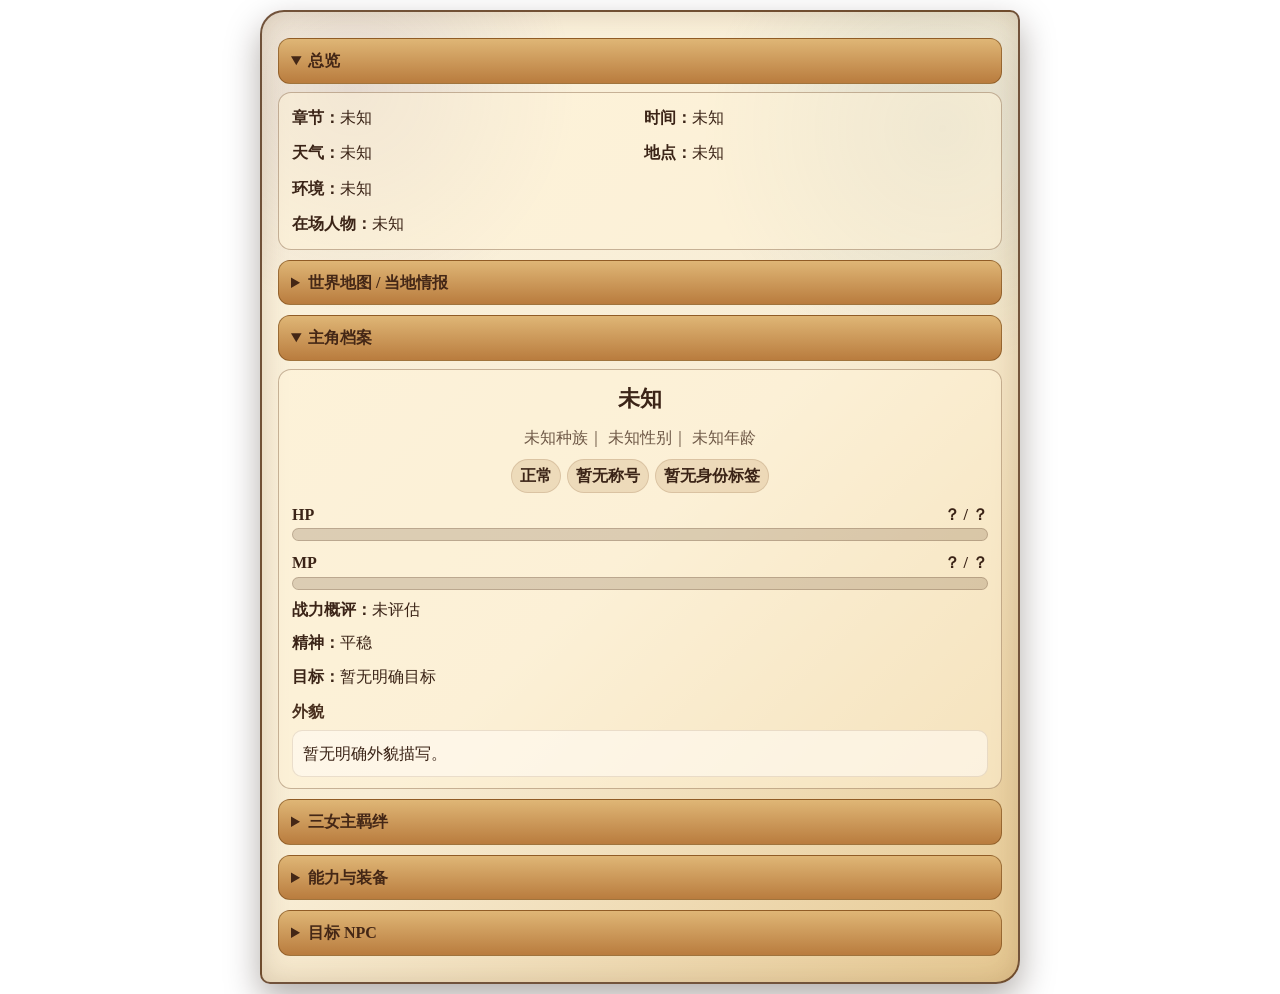
<file: status/index-v2.html>
<!doctype html>
<html lang="zh-CN">
<head>
<meta charset="UTF-8">
<meta name="viewport" content="width=device-width, initial-scale=1.0">
<title>无职状态栏</title>
<style>
*{box-sizing:border-box}
body{
  margin:0;
  padding:10px;
  background:transparent;
  color:#3b2417;
  font-family:"STKaiti","KaiTi","FangSong","Noto Serif SC",serif;
}
.mushoku-status-card{
  max-width:760px;
  margin:0 auto;
  padding:16px;
  border:2px double rgba(82,45,20,.8);
  border-radius:24px 10px;
  background:
    radial-gradient(circle at 12% 8%,rgba(102,80,140,.14),transparent 20%),
    radial-gradient(circle at 90% 12%,rgba(47,97,126,.12),transparent 22%),
    linear-gradient(135deg,#fbf2dd,#f8edd5 52%,#e6c891);
  box-shadow:0 14px 34px rgba(30,15,6,.34),inset 0 0 28px rgba(96,53,24,.18);
  line-height:1.72;
  overflow:hidden;
}
details{margin:10px 0}
summary{
  cursor:pointer;
  user-select:none;
  padding:8px 12px;
  border-radius:12px;
  border:1px solid rgba(116,69,22,.58);
  background:linear-gradient(180deg,#dfb676,#b97c3e);
  color:#442716;
  font-weight:bold;
}
.section{
  margin-top:8px;
  padding:11px 13px;
  border:1px solid rgba(99,58,29,.35);
  border-radius:13px;
  background:rgba(255,244,216,.5);
}
.grid{
  display:grid;
  grid-template-columns:1fr 1fr;
  gap:8px;
}
.wide{grid-column:1/-1}
.row{margin:6px 0}
.name{
  text-align:center;
  font-size:1.35em;
  font-weight:900;
  margin-bottom:6px;
}
.meta{
  text-align:center;
  color:#6f5947;
  margin-bottom:8px;
}
.pill{
  display:inline-block;
  padding:2px 8px;
  border-radius:999px;
  background:rgba(185,142,86,.22);
  border:1px solid rgba(130,91,52,.18);
  font-weight:bold;
}
.tag-row{
  display:flex;
  flex-wrap:wrap;
  justify-content:center;
  gap:6px;
  margin:8px 0;
}
.box-title{
  font-weight:bold;
  margin:8px 0 4px;
  color:#4a3120;
}
.text-box{
  padding:9px 10px;
  border-radius:10px;
  background:rgba(255,251,243,.62);
  border:1px solid rgba(130,95,58,.16);
  text-align:justify;
}
.bar-title{
  display:flex;
  justify-content:space-between;
  font-weight:bold;
  margin-top:8px;
}
.bar-shell{
  height:13px;
  border-radius:999px;
  background:rgba(80,45,18,.18);
  overflow:hidden;
  border:1px solid rgba(70,38,18,.22);
}
.bar-fill{
  height:100%;
  border-radius:999px;
}
.hp-fill{background:linear-gradient(90deg,#98312a,#d45a43)}
.mp-fill{background:linear-gradient(90deg,#1b6f9b,#42a8cf)}
.rel-card{
  padding:9px 10px;
  margin:8px 0;
  border-radius:12px;
  border:1px solid rgba(126,90,56,.22);
  background:rgba(255,250,242,.52);
}
.rel-head{
  display:flex;
  justify-content:space-between;
  gap:8px;
  align-items:center;
}
.roxy{border-left:4px solid rgba(63,102,142,.78)}
.sylphy{border-left:4px solid rgba(76,127,91,.78)}
.eris{border-left:4px solid rgba(155,74,53,.80)}
.map-frame{
  border:1px solid rgba(98,60,34,.34);
  border-radius:12px;
  overflow:hidden;
  background:rgba(255,250,240,.5);
  min-height:36px;
  display:flex;
  align-items:center;
  justify-content:center;
}
.map-frame img{
  display:block;
  max-width:100%;
  height:auto;
}
.empty{
  color:#7a6858;
  opacity:.85;
}
@media(max-width:520px){
  .grid{grid-template-columns:1fr}
  .wide{grid-column:auto}
  .mushoku-status-card{padding:12px;border-radius:18px 8px}
  .rel-head{flex-direction:column;align-items:flex-start}
}
</style>
</head>
<body>

<div class="mushoku-status-card">

  <details open>
    <summary>总览</summary>
    <div class="section grid">
      <div><b>章节：</b><span id="chapter">未知</span></div>
      <div><b>时间：</b><span id="time">未知</span></div>
      <div><b>天气：</b><span id="weather">未知</span> <span id="temperature"></span></div>
      <div><b>地点：</b><span id="location">未知</span></div>
      <div class="wide"><b>环境：</b><span id="environment">未知</span></div>
      <div class="wide"><b>在场人物：</b><span id="people">未知</span></div>
    </div>
  </details>

  <details>
    <summary>世界地图 / 当地情报</summary>
    <div class="section">
      <div class="name" id="mapName">六面世界地图</div>
      <div class="meta" id="mapNote">当前路线与当地情报记录。</div>
      <div class="map-frame" id="mapFrame">
        <span class="empty">暂无地图图片。</span>
      </div>
      <div class="box-title">旅行路线</div>
      <div class="text-box" id="routeNote">暂无明确路线。</div>
      <div class="box-title">当地传闻 / 新闻</div>
      <div class="text-box" id="localNews">暂无新的当地传闻。</div>
    </div>
  </details>

  <details open>
    <summary>主角档案</summary>
    <div class="section">
      <div class="name" id="pcName">未知</div>
      <div class="meta">
        <span id="pcRace">未知种族</span>｜
        <span id="pcGender">未知性别</span>｜
        <span id="pcAge">未知年龄</span>
      </div>
      <div class="tag-row">
        <span class="pill" id="pcBodyStatus">正常</span>
        <span class="pill" id="pcTitle">暂无称号</span>
        <span class="pill" id="pcIdentityTags">暂无身份标签</span>
      </div>

      <div class="bar-title">
        <span>HP</span>
        <span><span id="hpCurrent">？</span> / <span id="hpMax">？</span></span>
      </div>
      <div class="bar-shell"><div class="bar-fill hp-fill" id="hpBar" style="width:0%"></div></div>

      <div class="bar-title">
        <span>MP</span>
        <span><span id="mpCurrent">？</span> / <span id="mpMax">？</span></span>
      </div>
      <div class="bar-shell"><div class="bar-fill mp-fill" id="mpBar" style="width:0%"></div></div>

      <div class="row"><b>战力概评：</b><span id="pcPowerBrief">未评估</span></div>
      <div class="row"><b>精神：</b><span id="pcMentalStatus">平稳</span></div>
      <div class="row"><b>目标：</b><span id="pcCurrentGoal">暂无明确目标</span></div>

      <div class="box-title">外貌</div>
      <div class="text-box" id="pcAppearance">暂无明确外貌描写。</div>
    </div>
  </details>

  <details>
    <summary>三女主羁绊</summary>
    <div class="section">
      <div class="rel-card roxy">
        <div class="rel-head"><b id="roxyName">洛琪希·米格路迪亚</b><span class="pill">Lv.<span id="roxyLv">0</span>/10</span></div>
        <div class="row"><b>关系：</b><span id="roxyRelationship">尚未相遇 / 未建立羁绊</span></div>
        <div class="row"><b>状态：</b><span id="roxyState">暂无动向</span></div>
      </div>

      <div class="rel-card sylphy">
        <div class="rel-head"><b id="sylphyName">希露菲叶特</b><span class="pill">Lv.<span id="sylphyLv">0</span>/10</span></div>
        <div class="row"><b>关系：</b><span id="sylphyRelationship">尚未相遇 / 未建立羁绊</span></div>
        <div class="row"><b>状态：</b><span id="sylphyState">暂无动向</span></div>
      </div>

      <div class="rel-card eris">
        <div class="rel-head"><b id="erisName">艾莉丝·伯雷亚斯·格雷拉特</b><span class="pill">Lv.<span id="erisLv">0</span>/10</span></div>
        <div class="row"><b>关系：</b><span id="erisRelationship">尚未相遇 / 未建立羁绊</span></div>
        <div class="row"><b>状态：</b><span id="erisState">暂无动向</span></div>
      </div>

      <div class="box-title">其他重要关系</div>
      <div class="text-box" id="relationSummary">暂无其他重要关系。</div>
    </div>
  </details>

  <details>
    <summary>能力与装备</summary>
    <div class="section">
      <div class="box-title">天赋 / 加护</div>
      <div class="text-box" id="talentsDetail">暂无天赋与加护。</div>
      <div class="box-title">技能 / 魔术</div>
      <div class="text-box" id="skillsDetail">暂无习得技能。</div>
      <div class="box-title">装备 / 物品</div>
      <div class="text-box" id="equipmentDetail">暂无装备与物品。</div>
    </div>
  </details>

  <details>
    <summary>目标 NPC</summary>
    <div class="section">
      <div class="name" id="targetName">未知</div>
      <div class="tag-row">
        <span class="pill">种族：<span id="targetRace">未知</span></span>
        <span class="pill">性别：<span id="targetGender">未知</span></span>
        <span class="pill">年龄：<span id="targetAge">未知</span></span>
      </div>

      <div class="grid">
        <div><b>鉴定：</b><span id="targetIdentifyStatus">未鉴定</span></div>
        <div><b>称号：</b><span id="targetTitle">未知</span></div>
        <div class="wide"><b>身份标签：</b><span id="targetIdentityTags">暂无</span></div>
      </div>

      <div class="box-title">外貌</div>
      <div class="text-box" id="targetAppearance">暂无明确外貌描写。</div>

      <div class="box-title">身体状态</div>
      <div class="grid">
        <div><b>身材：</b><span id="targetFigureState">未知</span></div>
        <div><b>胸部：</b><span id="targetBreastsStatus">未知</span></div>
        <div><b>阴部：</b><span id="targetVaginaStatus">未知</span></div>
        <div><b>屁穴：</b><span id="targetAnusAction">未知</span></div>
        <div class="wide"><b>足部：</b><span id="targetFeetsAction">未知</span></div>
      </div>

      <div class="box-title">立场 / 风险</div>
      <div class="grid">
        <div><b>立场：</b><span id="targetStance">未知</span></div>
        <div><b>危险：</b><span id="targetDanger">未知</span></div>
        <div><b>对用户：</b><span id="targetAttitude">未知</span></div>
        <div><b>战力概评：</b><span id="targetPowerBrief">未评估</span></div>
        <div class="wide"><b>天赋 / 技能：</b><span id="targetTalentsSkills">暂无已知天赋或技能。</span></div>
      </div>

      <div class="box-title">目标内心</div>
      <div class="text-box" id="targetInnerThought">无法得知。</div>
    </div>
  </details>

</div>

<script>
(function(){
  var data = window.mushokuStatusData || {};

  function get(key, fallback){
    var v = data[key];
    if(v === undefined || v === null) return fallback;
    v = String(v).trim();
    return v || fallback;
  }

  function text(id, key, fallback){
    var el = document.getElementById(id);
    if(el) el.textContent = get(key, fallback);
  }

  function html(id, key, fallback){
    var el = document.getElementById(id);
    if(el) el.innerHTML = get(key, fallback);
  }

  function pct(current, max){
    current = parseFloat(String(current || '').replace(/[^\d.]/g,''));
    max = parseFloat(String(max || '').replace(/[^\d.]/g,''));
    if(!max || isNaN(current)) return 0;
    return Math.max(0, Math.min(100, current / max * 100));
  }

  text('chapter','chapter','未知');
  text('time','time','未知');
  text('weather','weather','未知');
  text('temperature','temperature','');
  text('location','location','未知');
  text('environment','environment','未知');
  text('people','people','未知');

  text('mapName','mapName','六面世界地图');
  text('mapNote','mapNote','当前路线与当地情报记录。');
  html('routeNote','routeNote','暂无明确路线。');
  html('localNews','localNews','暂无新的当地传闻。');

  var mapUrl = get('mapImageUrl','');
  var mapFrame = document.getElementById('mapFrame');
  if(mapFrame && mapUrl){
    mapFrame.innerHTML = '<img src="' + mapUrl + '" alt="世界地图">';
  }

  text('pcName','pcName','未知');
  text('pcRace','pcRace','未知种族');
  text('pcGender','pcGender','未知性别');
  text('pcAge','pcAge','未知年龄');
  text('pcBodyStatus','pcBodyStatus','正常');
  text('pcTitle','pcTitle','暂无称号');
  text('pcIdentityTags','pcIdentityTags','暂无身份标签');

  var hpCurrent = get('hpCurrent','？');
  var hpMax = get('hpMax','？');
  var mpCurrent = get('mpCurrent','？');
  var mpMax = get('mpMax','？');

  document.getElementById('hpCurrent').textContent = hpCurrent;
  document.getElementById('hpMax').textContent = hpMax;
  document.getElementById('mpCurrent').textContent = mpCurrent;
  document.getElementById('mpMax').textContent = mpMax;
  document.getElementById('hpBar').style.width = pct(hpCurrent,hpMax) + '%';
  document.getElementById('mpBar').style.width = pct(mpCurrent,mpMax) + '%';

  text('pcPowerBrief','pcPowerBrief','未评估');
  text('pcMentalStatus','pcMentalStatus','平稳');
  text('pcCurrentGoal','pcCurrentGoal','暂无明确目标');
  html('pcAppearance','pcAppearance','暂无明确外貌描写。');

  text('roxyName','roxyName','洛琪希·米格路迪亚');
  text('roxyLv','roxyLv','0');
  html('roxyRelationship','roxyRelationship','尚未相遇 / 未建立羁绊');
  html('roxyState','roxyState','暂无动向');

  text('sylphyName','sylphyName','希露菲叶特');
  text('sylphyLv','sylphyLv','0');
  html('sylphyRelationship','sylphyRelationship','尚未相遇 / 未建立羁绊');
  html('sylphyState','sylphyState','暂无动向');

  text('erisName','erisName','艾莉丝·伯雷亚斯·格雷拉特');
  text('erisLv','erisLv','0');
  html('erisRelationship','erisRelationship','尚未相遇 / 未建立羁绊');
  html('erisState','erisState','暂无动向');

  html('relationSummary','relationSummary','暂无其他重要关系。');

  html('talentsDetail','talentsDetail','暂无天赋与加护。');
  html('skillsDetail','skillsDetail','暂无习得技能。');
  html('equipmentDetail','equipmentDetail','暂无装备与物品。');

  text('targetName','targetName','未知');
  text('targetRace','targetRace','未知');
  text('targetGender','targetGender','未知');
  text('targetAge','targetAge','未知');
  text('targetIdentifyStatus','targetIdentifyStatus','未鉴定');
  text('targetTitle','targetTitle','未知');
  text('targetIdentityTags','targetIdentityTags','暂无');
  html('targetAppearance','targetAppearance','暂无明确外貌描写。');

  html('targetFigureState','targetFigureState','未知');
  html('targetBreastsStatus','targetBreastsStatus','未知');
  html('targetVaginaStatus','targetVaginaStatus','未知');
  html('targetAnusAction','targetAnusAction','未知');
  html('targetFeetsAction','targetFeetsAction','未知');

  text('targetStance','targetStance','未知');
  text('targetDanger','targetDanger','未知');
  text('targetAttitude','targetAttitude','未知');
  text('targetPowerBrief','targetPowerBrief','未评估');
  html('targetTalentsSkills','targetTalentsSkills','暂无已知天赋或技能。');
  html('targetInnerThought','targetInnerThought','无法得知。');
})();
</script>

</body>
</html>
</file>
